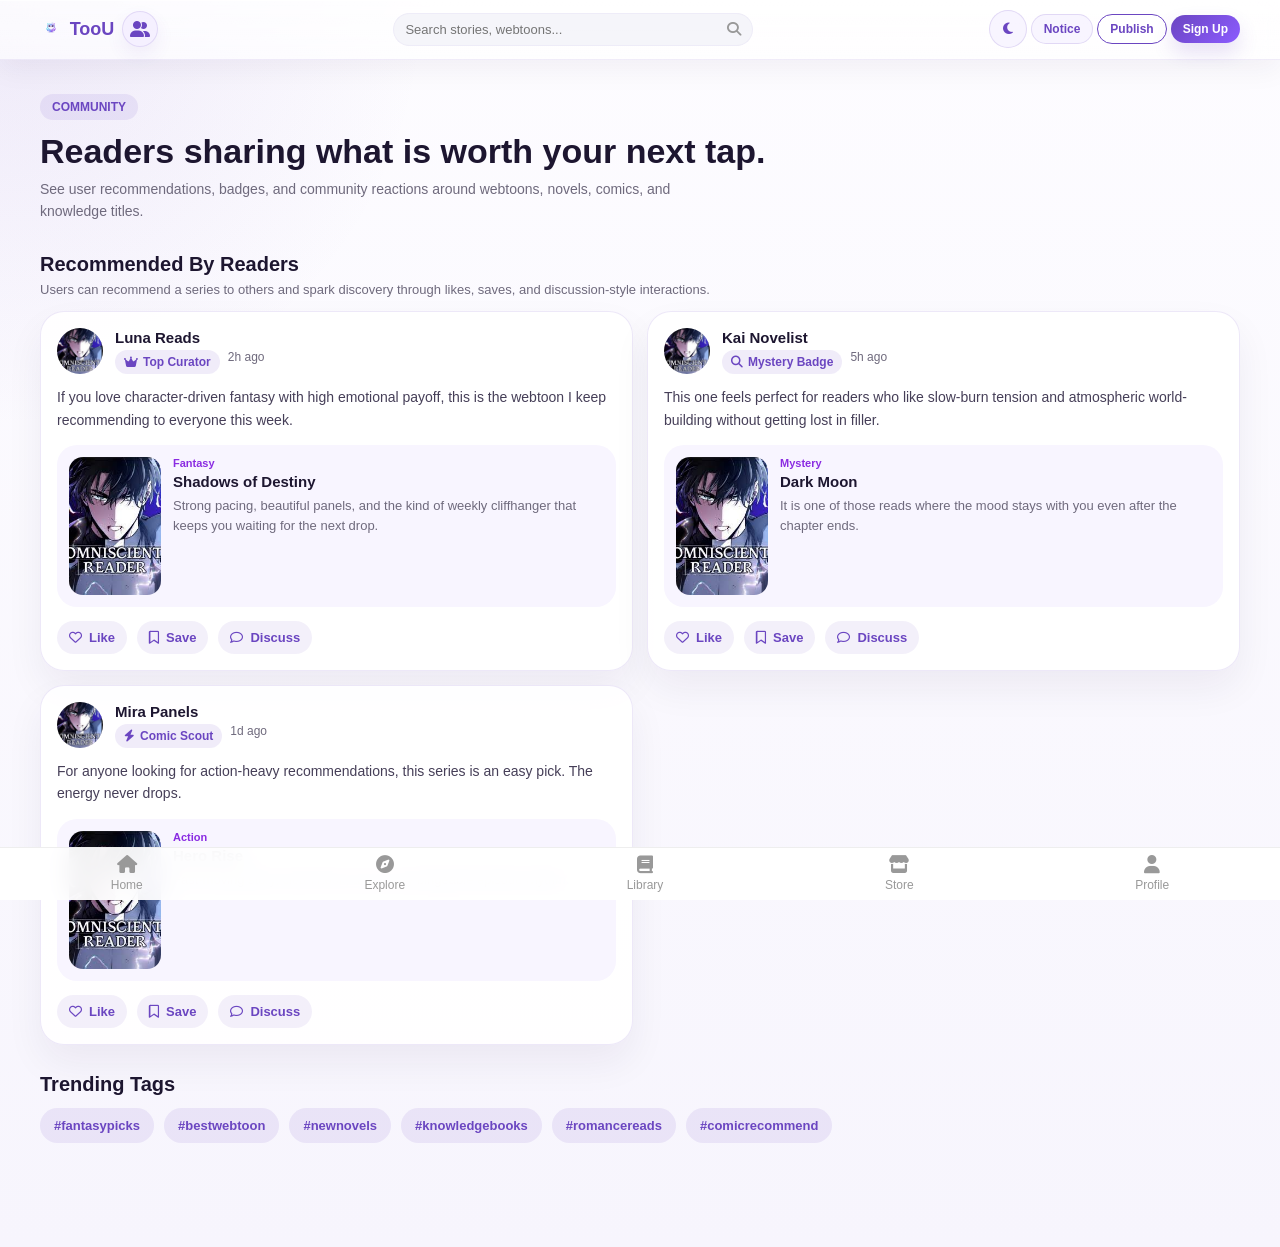
<file: community.html>
<!DOCTYPE html>
<html lang="en">
<head>
  <meta charset="UTF-8">
  <meta name="viewport" content="width=device-width, initial-scale=1.0">
  <link rel="stylesheet" href="https://cdnjs.cloudflare.com/ajax/libs/font-awesome/6.5.0/css/all.min.css">
  <title>Community - TooU</title>
  <link rel="stylesheet" href="assets/css/community.css">
  <link rel="stylesheet" href="assets/css/shared.css">
</head>
<body data-page="community">
  <div class="container">
    <div id="site-header"></div>

    <section class="community-hero">
      <div class="community-kicker">Community</div>
      <h1>Readers sharing what is worth your next tap.</h1>
      <p>See user recommendations, badges, and community reactions around webtoons, novels, comics, and knowledge titles.</p>
    </section>

    <section class="section">
      <div class="section-heading">
        <div>
          <div class="section-title">Recommended By Readers</div>
          <div class="section-copy">Users can recommend a series to others and spark discovery through likes, saves, and discussion-style interactions.</div>
        </div>
      </div>
      <div class="community-feed" id="communityFeed"></div>
    </section>

    <section class="section">
      <div class="section-heading">
        <div class="section-title">Trending Tags</div>
      </div>
      <div class="tag-row" id="tagRow"></div>
    </section>
  </div>

  <div id="site-nav"></div>
  <script src="assets/js/layout.js"></script>
  <script src="assets/js/community.js"></script>
</body>
</html>
</file>
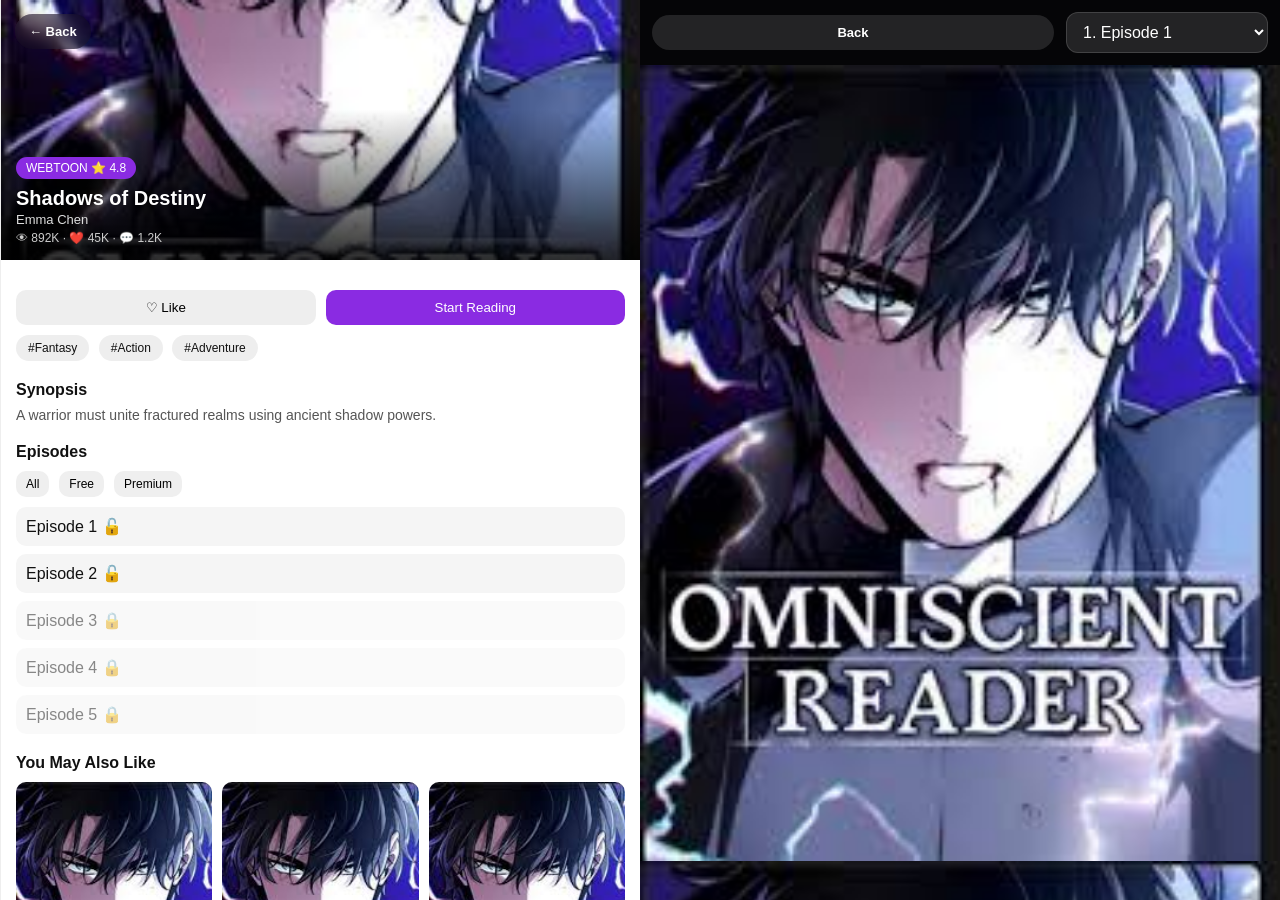
<file: detail.html>
<!DOCTYPE html>
<html lang="en">
<head>
<meta charset="UTF-8">
<meta name="viewport" content="width=device-width, initial-scale=1.0">
<title>TooU Detail</title>
<style>
* { margin: 0; padding: 0; box-sizing: border-box; }

body {
  font-family: Arial, sans-serif;
  background: #fff;
  color: #111;
}

.back-button {
  position: absolute;
  top: 14px;
  left: 14px;
  z-index: 3;
  border: none;
  border-radius: 999px;
  padding: 10px 14px;
  background: rgba(18, 12, 31, 0.55);
  color: #fff;
  backdrop-filter: blur(10px);
  font-size: 13px;
  font-weight: 700;
  cursor: pointer;
}

.app {
  display: flex;
  min-height: 100vh;
}

.left {
  width: 100%;
  max-width: 600px;
  margin: auto;
  background: #fff;
}

@media (min-width: 1024px) {
  .app {
    display: grid;
    grid-template-columns: 1fr 1fr;
  }

  .left {
    max-width: 100%;
    border-left: 1px solid #eee;
    height: 100vh;
    overflow-y: auto;
  }
}

.hero {
  position: relative;
  height: 260px;
}

.hero img {
  width: 100%;
  height: 100%;
  object-fit: cover;
}

.hero::after {
  content: "";
  position: absolute;
  inset: 0;
  background: linear-gradient(to top, rgba(0, 0, 0, 0.82), transparent 58%);
}

.hero-content {
  position: absolute;
  bottom: 15px;
  left: 15px;
  color: white;
  z-index: 2;
}

.tag {
  background: blueviolet;
  padding: 4px 10px;
  border-radius: 20px;
  font-size: 12px;
  display: inline-block;
  margin-bottom: 8px;
}

.title {
  font-size: 20px;
  font-weight: bold;
}

.author {
  font-size: 13px;
  color: #ddd;
  margin-top: 2px;
}

.stats {
  font-size: 12px;
  color: #ccc;
  margin-top: 4px;
}

.content {
  padding: 15px;
}

.buttons {
  display: flex;
  gap: 10px;
  margin-top: 15px;
}

button {
  flex: 1;
  padding: 10px;
  border: none;
  border-radius: 10px;
  cursor: pointer;
  font-family: inherit;
}

.like-btn {
  background: #eee;
}

.read-btn {
  background: blueviolet;
  color: white;
}

.tag-pill {
  background: #eee;
  padding: 6px 12px;
  border-radius: 20px;
  font-size: 12px;
  margin-right: 5px;
  display: inline-block;
  margin-top: 10px;
}

.section-title {
  margin-top: 20px;
  font-weight: bold;
}

.synopsis {
  color: #555;
  font-size: 14px;
  margin-top: 8px;
}

.filter {
  margin: 10px 0;
  display: flex;
  gap: 10px;
  flex-wrap: wrap;
}

.filter button {
  padding: 6px 10px;
  font-size: 12px;
  flex: 0 0 auto;
}

.episode {
  padding: 10px;
  border-radius: 10px;
  background: #f5f5f5;
  margin-bottom: 8px;
  cursor: pointer;
}

.locked {
  opacity: 0.5;
}

.reader {
  display: none;
  background: black;
  overflow-y: auto;
  position: relative;
}

.reader img {
  width: 100%;
  display: block;
}

.reader-topbar {
  position: sticky;
  top: 0;
  z-index: 10;
  display: flex;
  align-items: center;
  justify-content: space-between;
  gap: 12px;
  padding: 12px;
  background: rgba(7, 7, 11, 0.72);
  backdrop-filter: blur(12px);
}

.reader-back {
  border: none;
  border-radius: 999px;
  padding: 10px 14px;
  background: rgba(255, 255, 255, 0.12);
  color: #fff;
  font-size: 13px;
  font-weight: 700;
  cursor: pointer;
}

.episode-jump {
  min-width: 126px;
  border: 1px solid rgba(255, 255, 255, 0.14);
  border-radius: 12px;
  padding: 10px 12px;
  background: rgba(255, 255, 255, 0.12);
  color: #fff;
  font: inherit;
}

.reader-bottom {
  padding: 16px 14px 22px;
  background: #111;
  color: #fff;
}

.reader-actions {
  display: flex;
  gap: 10px;
  flex-wrap: wrap;
}

.reader-action-btn {
  border: none;
  border-radius: 999px;
  padding: 10px 14px;
  background: rgba(138, 98, 255, 0.2);
  color: #fff;
  font: inherit;
  font-size: 13px;
  font-weight: 700;
  cursor: pointer;
}

.reader-stats {
  margin-top: 12px;
  display: flex;
  gap: 14px;
  flex-wrap: wrap;
  color: rgba(255, 255, 255, 0.74);
  font-size: 13px;
}

.comment-panel {
  margin-top: 18px;
  border-radius: 18px;
  padding: 14px;
  background: rgba(255, 255, 255, 0.06);
}

.comment-panel h3 {
  font-size: 16px;
}

.comment-list {
  display: grid;
  gap: 10px;
  margin-top: 12px;
}

.comment-item {
  border-radius: 14px;
  padding: 12px;
  background: rgba(255, 255, 255, 0.06);
}

.comment-user {
  font-size: 13px;
  font-weight: 700;
}

.comment-body {
  margin-top: 5px;
  font-size: 13px;
  line-height: 1.55;
  color: rgba(255, 255, 255, 0.78);
}

@media (min-width: 1024px) {
  .reader {
    height: 100vh;
    display: block;
  }
}

.reader.mobile-active {
  position: fixed;
  inset: 0;
  display: block;
  z-index: 999;
}

.recommend {
  display: flex;
  gap: 10px;
  overflow-x: auto;
  margin-top: 10px;
  padding-bottom: 4px;
}

.card {
  min-width: 120px;
}

.card img {
  width: 100%;
  aspect-ratio: 2 / 3;
  object-fit: cover;
  border-radius: 10px;
}
</style>
</head>
<body>
<div class="app">
  <div class="left">
    <div class="hero">
      <button class="back-button" type="button" onclick="goBack()">← Back</button>
      <img src="images/image1.png" alt="Shadows of Destiny cover">
      <div class="hero-content">
        <div class="tag">WEBTOON ⭐ 4.8</div>
        <div class="title">Shadows of Destiny</div>
        <div class="author">Emma Chen</div>
        <div class="stats">👁 892K · ❤️ 45K · 💬 1.2K</div>
      </div>
    </div>

    <div class="content">
      <div class="buttons">
        <button class="like-btn">♡ Like</button>
        <button class="read-btn" onclick="openEpisode('ep1')">Start Reading</button>
      </div>

      <div>
        <span class="tag-pill">#Fantasy</span>
        <span class="tag-pill">#Action</span>
        <span class="tag-pill">#Adventure</span>
      </div>

      <div class="section-title">Synopsis</div>
      <div class="synopsis">
        A warrior must unite fractured realms using ancient shadow powers.
      </div>

      <div class="section-title">Episodes</div>
      <div class="filter">
        <button onclick="filterEpisodes('all')">All</button>
        <button onclick="filterEpisodes('free')">Free</button>
        <button onclick="filterEpisodes('premium')">Premium</button>
      </div>

      <div id="episodeList"></div>

      <div class="section-title">You May Also Like</div>
      <div class="recommend">
        <div class="card"><img src="images/image1.png" alt="Recommended title 1"></div>
        <div class="card"><img src="images/image1.png" alt="Recommended title 2"></div>
        <div class="card"><img src="images/image1.png" alt="Recommended title 3"></div>
      </div>
    </div>
  </div>

  <div class="reader" id="reader"></div>
</div>

<script>
const episodes = [
  { id: "ep1", title: "Episode 1", free: true, likes: "5.1K", views: "18.3K", comments: [{ user: "Luna", body: "The opening hook is really strong." }, { user: "Kai", body: "I like how the visual mood is introduced." }], images: ["images/image1.png", "images/image1.png"] },
  { id: "ep2", title: "Episode 2", free: true, likes: "4.8K", views: "16.9K", comments: [{ user: "Mira", body: "That cliffhanger was worth the build-up." }], images: ["images/image1.png"] },
  { id: "ep3", title: "Episode 3", free: false },
  { id: "ep4", title: "Episode 4", free: false },
  { id: "ep5", title: "Episode 5", free: false }
];

function renderEpisodes(list) {
  const container = document.getElementById("episodeList");
  container.innerHTML = "";

  list.forEach((ep) => {
    const div = document.createElement("div");
    div.className = "episode " + (ep.free ? "" : "locked");
    div.innerText = ep.title + (ep.free ? " 🔓" : " 🔒");

    if (ep.free) {
      div.onclick = () => openEpisode(ep.id);
    }

    container.appendChild(div);
  });
}

function filterEpisodes(type) {
  if (type === "all") renderEpisodes(episodes);
  if (type === "free") renderEpisodes(episodes.filter((e) => e.free));
  if (type === "premium") renderEpisodes(episodes.filter((e) => !e.free));
}

function openEpisode(id) {
  const reader = document.getElementById("reader");
  const ep = episodes.find((e) => e.id === id);

  if (!ep || !ep.free) return;

  const selectorOptions = episodes.map((item, index) => `
    <option value="${item.id}" ${item.id === ep.id ? "selected" : ""}>
      ${index + 1}. ${item.title}${item.free ? "" : " (Locked)"}
    </option>
  `).join("");

  const commentsMarkup = (ep.comments || []).map((comment) => `
    <div class="comment-item">
      <div class="comment-user">${comment.user}</div>
      <div class="comment-body">${comment.body}</div>
    </div>
  `).join("");

  reader.innerHTML = `
    <div class="reader-topbar">
      <button class="reader-back" type="button" onclick="closeReader()">Back</button>
      <select class="episode-jump" id="episodeJump" onchange="handleEpisodeJump(this.value)">
        ${selectorOptions}
      </select>
    </div>
  `;

  ep.images.forEach((src) => {
    const img = document.createElement("img");
    img.src = src;
    reader.appendChild(img);
  });

  const bottom = document.createElement("div");
  bottom.className = "reader-bottom";
  bottom.innerHTML = `
    <div class="reader-actions">
      <button class="reader-action-btn" type="button">♡ Like Episode</button>
      <button class="reader-action-btn" type="button">💬 Add Comment</button>
    </div>
    <div class="reader-stats">
      <span>👁 ${ep.views || "--"}</span>
      <span>❤️ ${ep.likes || "--"}</span>
      <span>💬 ${(ep.comments || []).length}</span>
    </div>
    <div class="comment-panel">
      <h3>Comments</h3>
      <div class="comment-list">
        ${commentsMarkup || '<div class="comment-body">No comments yet.</div>'}
      </div>
    </div>
  `;
  reader.appendChild(bottom);

  if (window.innerWidth < 1024) {
    reader.classList.add("mobile-active");
  }
}

function goBack() {
  if (window.history.length > 1) {
    window.history.back();
    return;
  }
  window.location.href = "index.html";
}

function handleEpisodeJump(id) {
  const target = episodes.find((episode) => episode.id === id);
  if (!target || !target.free) return;
  openEpisode(id);
}

function closeReader() {
  if (window.innerWidth < 1024) {
    document.getElementById("reader").classList.remove("mobile-active");
  }
}

renderEpisodes(episodes);

if (window.innerWidth >= 1024) {
  openEpisode("ep1");
}
</script>
</body>
</html>
</file>
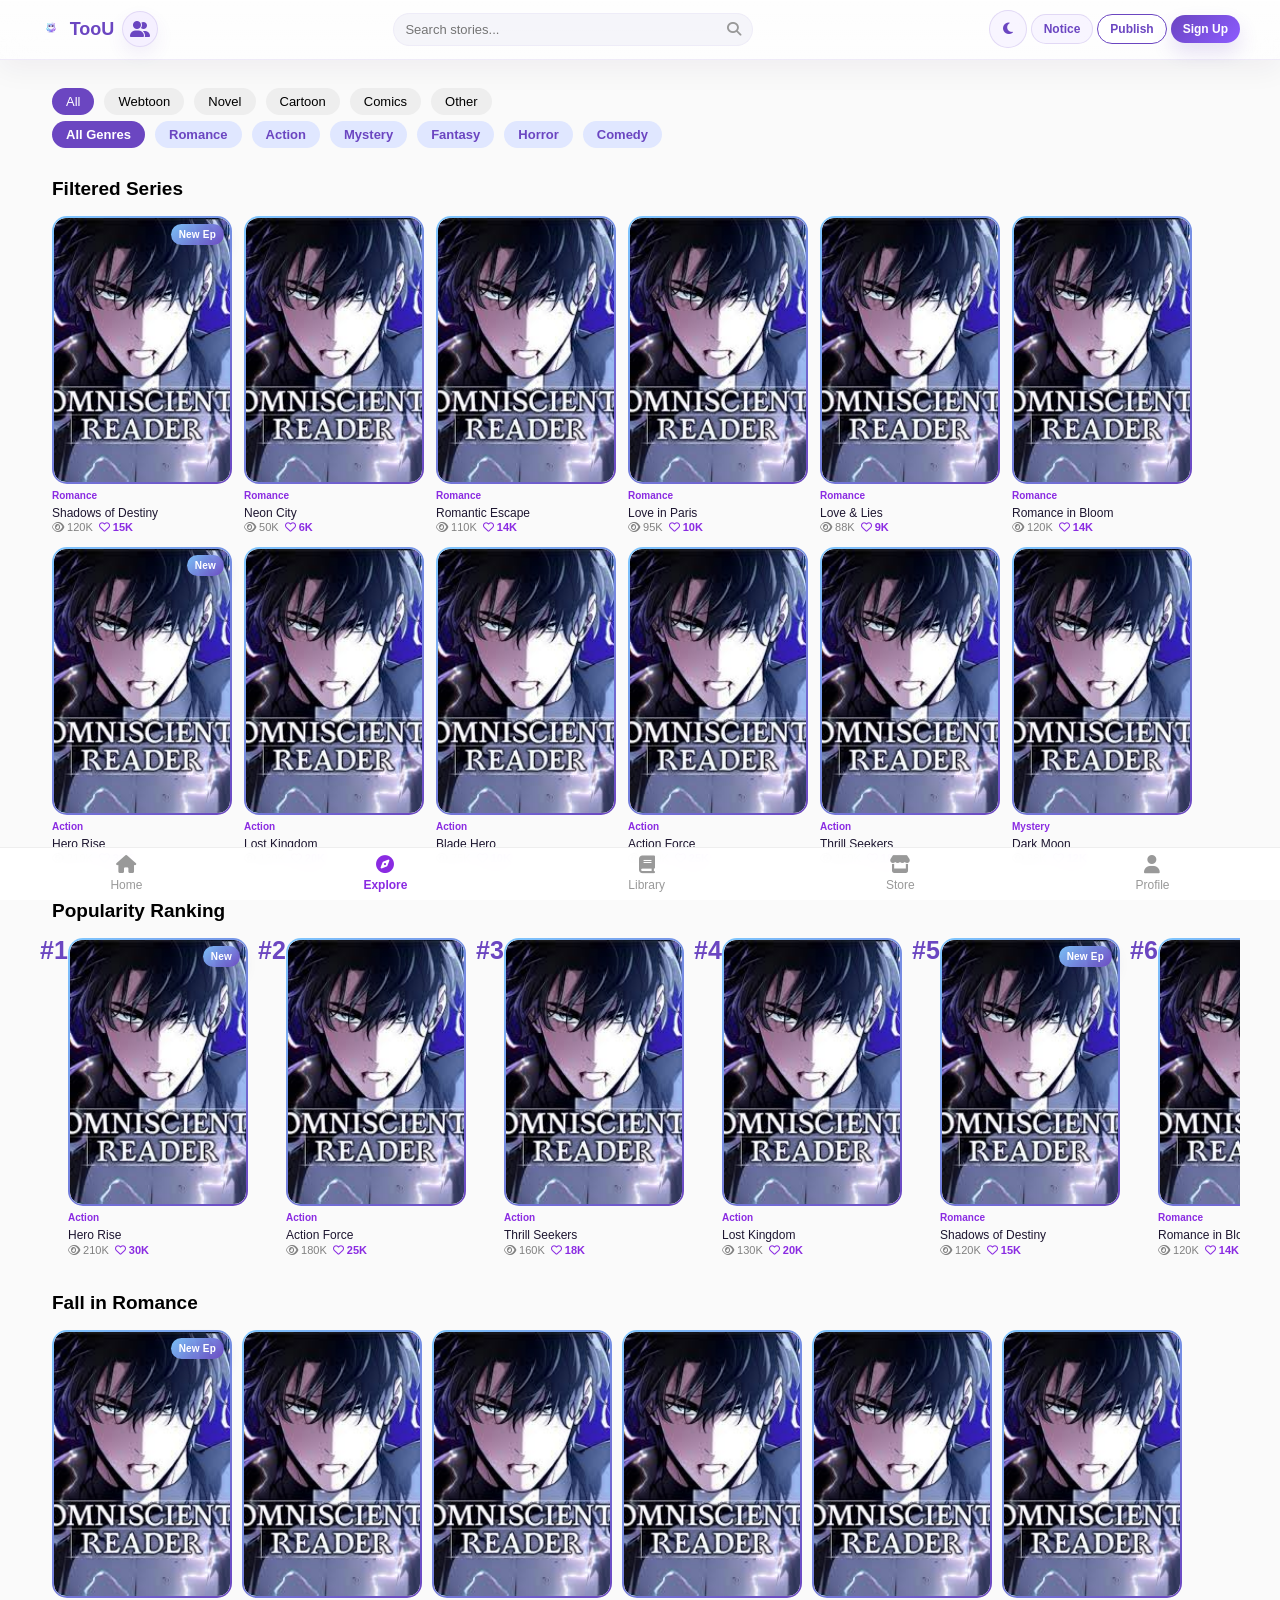
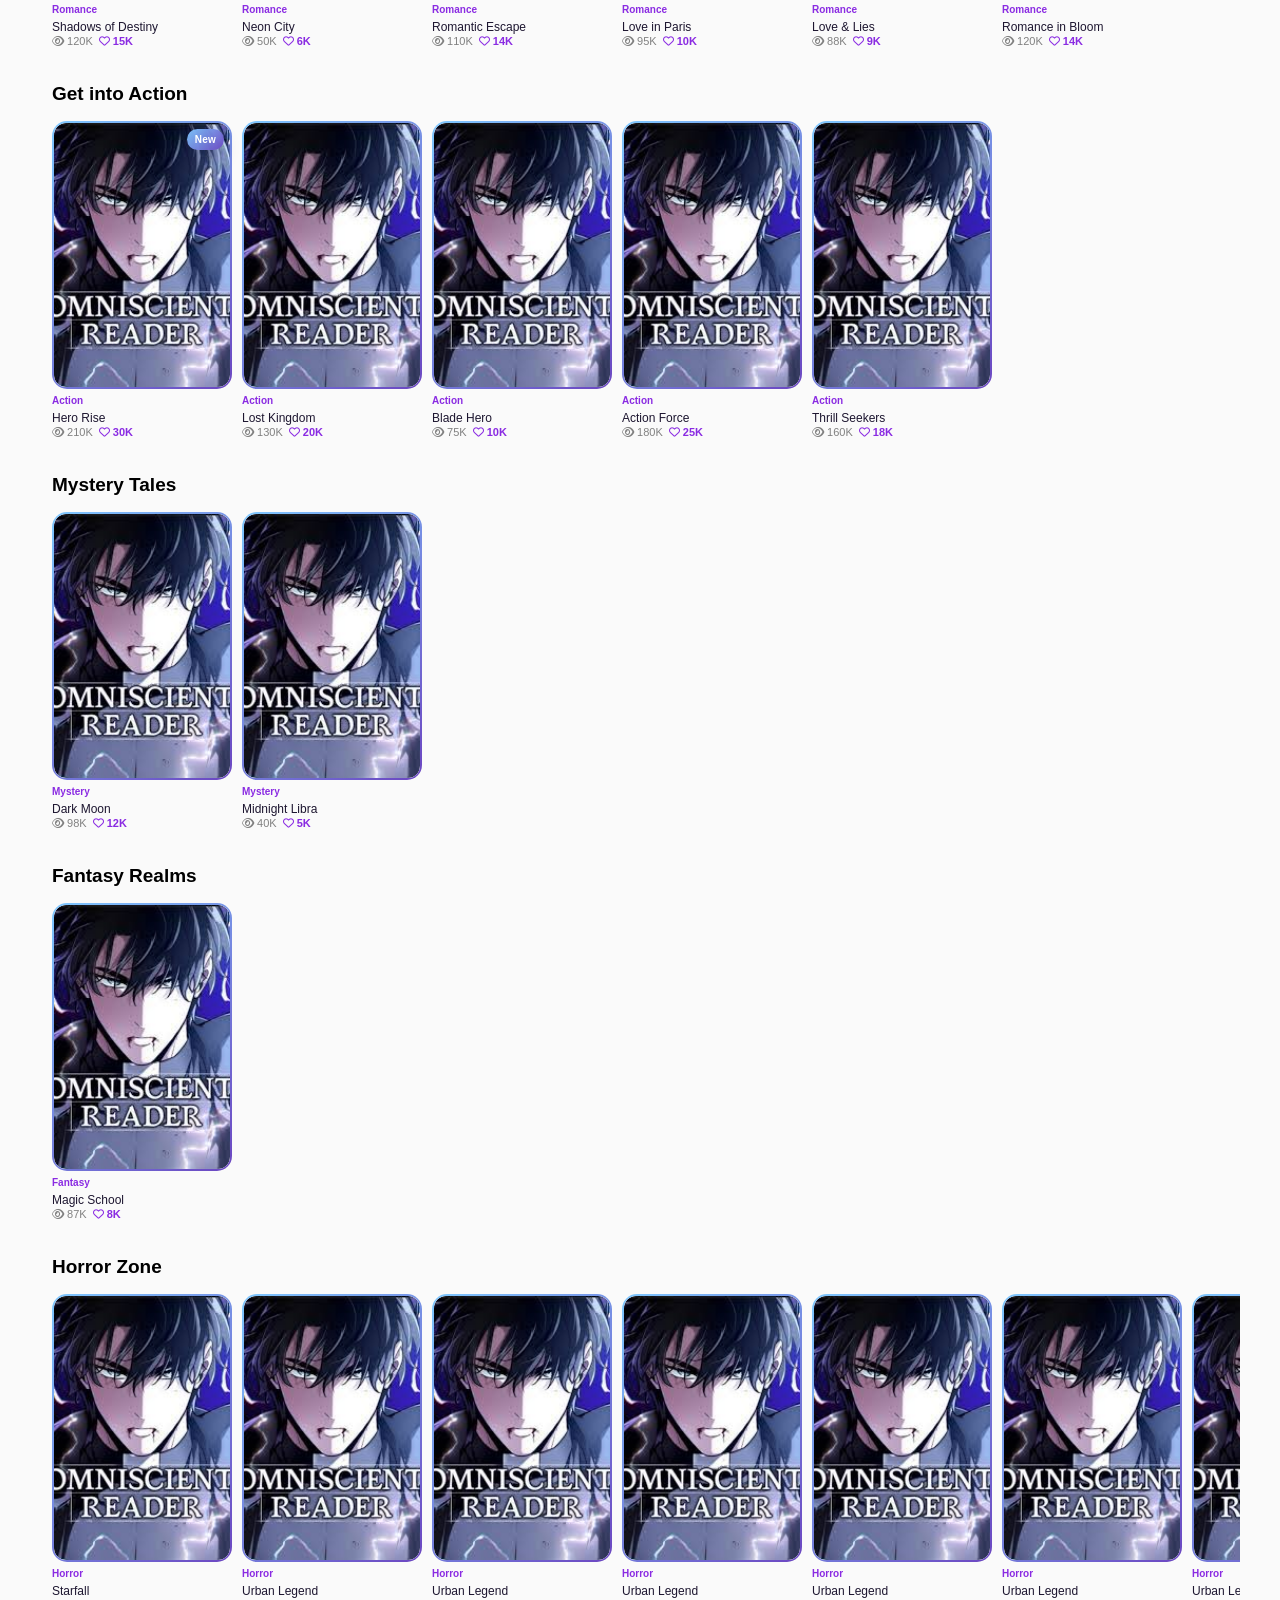
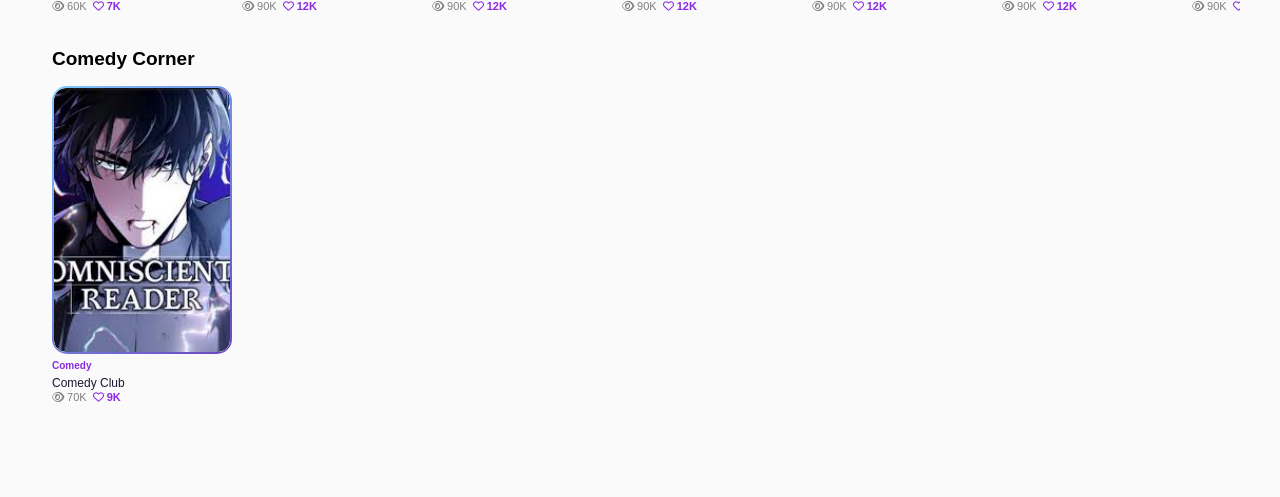
<file: explore.html>
<!DOCTYPE html>
<html lang="en">
<head>
  <meta charset="UTF-8">
  <meta name="viewport" content="width=device-width, initial-scale=1.0">
  <link rel="stylesheet" href="https://cdnjs.cloudflare.com/ajax/libs/font-awesome/6.5.0/css/all.min.css">
  <title>Explore - TooU</title>
  <link rel="stylesheet" href="assets/css/explore.css">
  <link rel="stylesheet" href="assets/css/shared.css">
</head>
<body data-page="explore">
<div class="container">
  <div id="site-header"></div>

  <div id="type-tabs">
    <button class="type-btn active" data-type="all">All</button>
    <button class="type-btn" data-type="webtoon">Webtoon</button>
    <button class="type-btn" data-type="novel">Novel</button>
    <button class="type-btn" data-type="cartoon">Cartoon</button>
    <button class="type-btn" data-type="comics">Comics</button>
    <button class="type-btn" data-type="other">Other</button>
  </div>

  <div id="filter-tabs">
    <button class="filter-btn active" data-filter="all">All Genres</button>
    <button class="filter-btn" data-filter="Romance">Romance</button>
    <button class="filter-btn" data-filter="Action">Action</button>
    <button class="filter-btn" data-filter="Mystery">Mystery</button>
    <button class="filter-btn" data-filter="Fantasy">Fantasy</button>
    <button class="filter-btn" data-filter="Horror">Horror</button>
    <button class="filter-btn" data-filter="Comedy">Comedy</button>
  </div>

  <div class="section">
    <div class="section-title">Filtered Series</div>
    <div class="two-row-grid" id="filteredSeries"></div>
  </div>

  <div class="section">
    <div class="section-title">Popularity Ranking</div>
    <div class="horizontal-scroll" id="popularityRanking"></div>
  </div>

  <div class="section">
    <div class="section-title">Fall in Romance</div>
    <div class="horizontal-scroll" id="romanceSection"></div>
  </div>
  <div class="section">
    <div class="section-title">Get into Action</div>
    <div class="horizontal-scroll" id="actionSection"></div>
  </div>
  <div class="section">
    <div class="section-title">Mystery Tales</div>
    <div class="horizontal-scroll" id="mysterySection"></div>
  </div>
  <div class="section">
    <div class="section-title">Fantasy Realms</div>
    <div class="horizontal-scroll" id="fantasySection"></div>
  </div>
  <div class="section">
    <div class="section-title">Horror Zone</div>
    <div class="horizontal-scroll" id="horrorSection"></div>
  </div>
  <div class="section">
    <div class="section-title">Comedy Corner</div>
    <div class="horizontal-scroll" id="comedySection"></div>
  </div>

</div>

<div id="site-nav"></div>
<script src="assets/js/layout.js"></script>
<script src="assets/js/explore.js"></script>
</body>
</html>
</file>
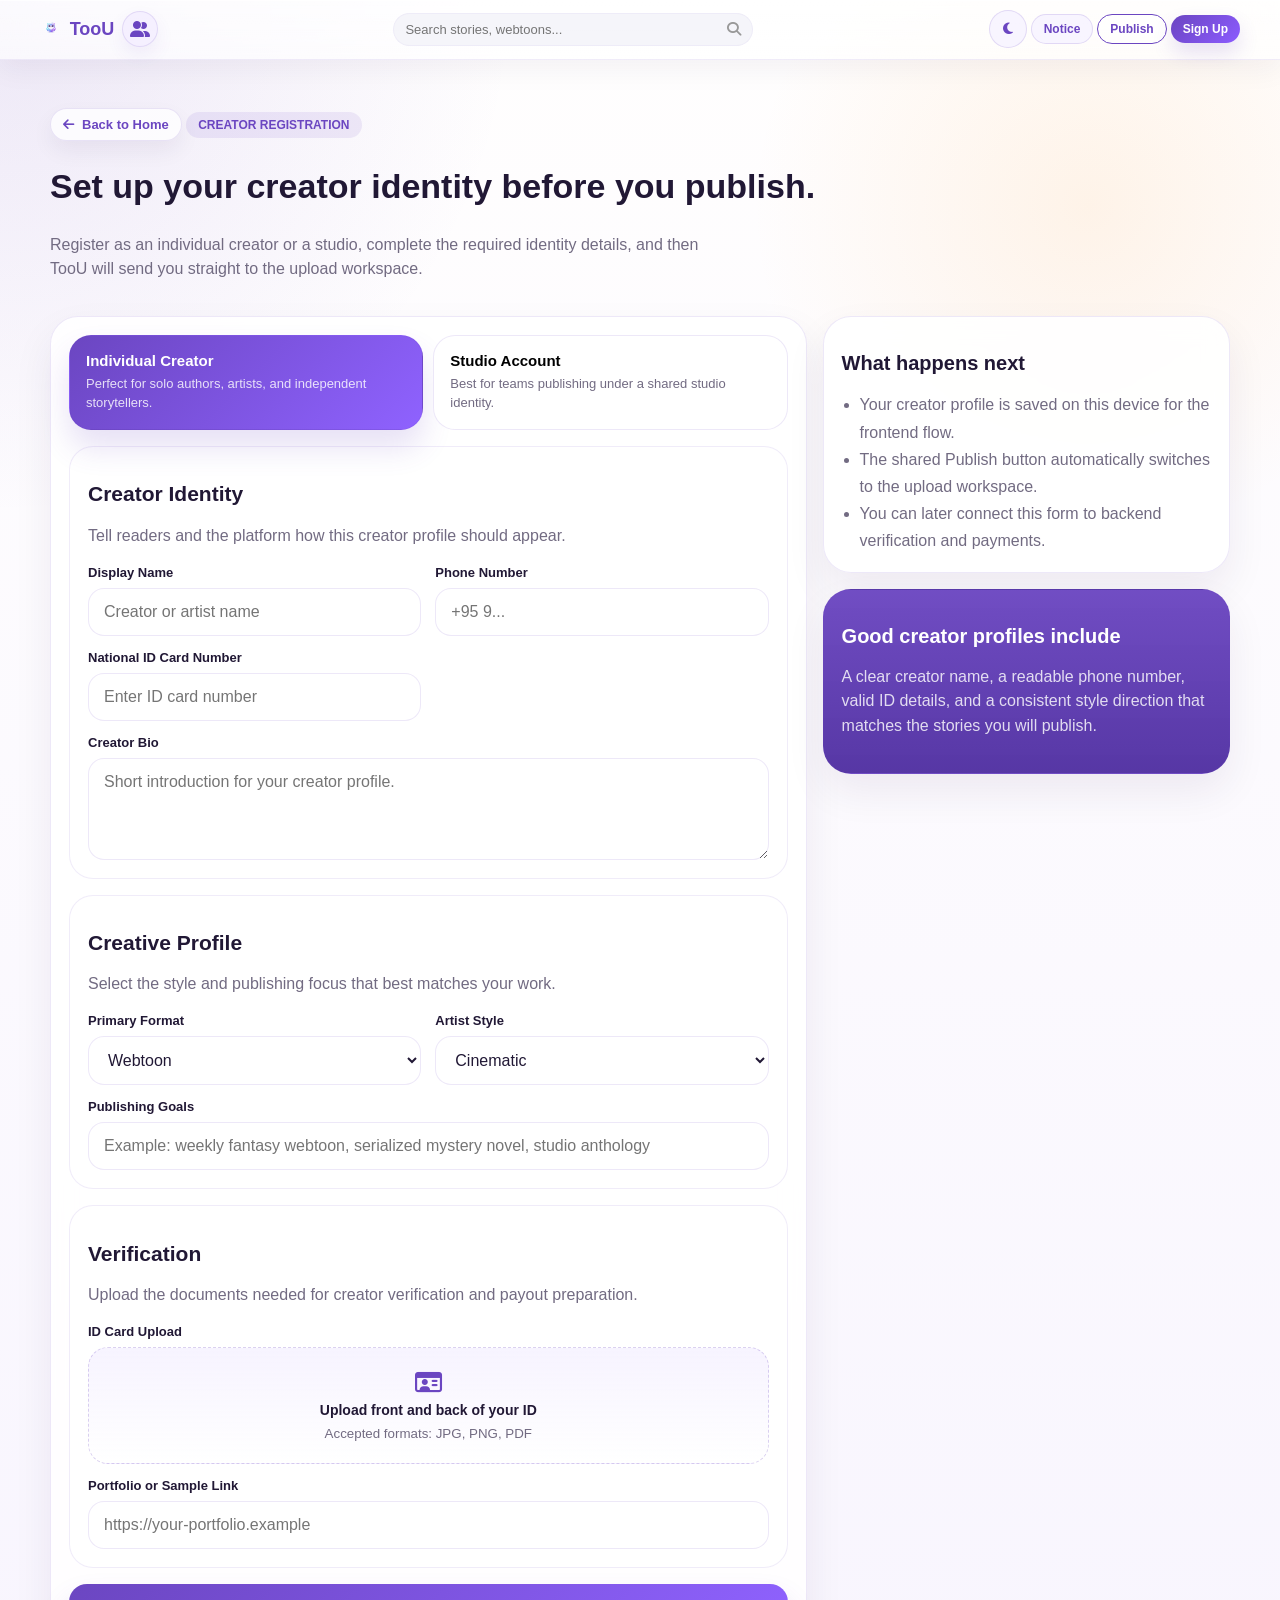
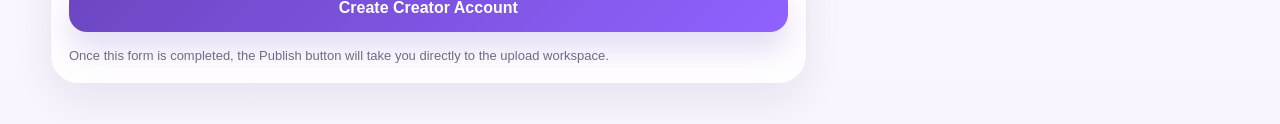
<file: publish.html>
<!DOCTYPE html>
<html lang="en">
<head>
  <meta charset="UTF-8">
  <meta name="viewport" content="width=device-width, initial-scale=1.0">
  <link rel="stylesheet" href="https://cdnjs.cloudflare.com/ajax/libs/font-awesome/6.5.0/css/all.min.css">
  <title>Creator Registration - TooU</title>
  <link rel="stylesheet" href="assets/css/shared.css">
  <link rel="stylesheet" href="assets/css/publish.css">
</head>
<body data-page="publish">
  <div id="site-header"></div>

  <main class="publish-shell">
    <section class="publish-hero">
      <a href="index.html" class="page-back-link">
        <i class="fa-solid fa-arrow-left"></i>
        <span>Back to Home</span>
      </a>
      <div class="publish-chip">Creator Registration</div>
      <h1>Set up your creator identity before you publish.</h1>
      <p>Register as an individual creator or a studio, complete the required identity details, and then TooU will send you straight to the upload workspace.</p>
    </section>

    <section class="publish-layout">
      <form class="publish-form" id="creatorForm">
        <div class="account-type">
          <button type="button" class="account-card active" data-role="individual">
            <strong>Individual Creator</strong>
            <span>Perfect for solo authors, artists, and independent storytellers.</span>
          </button>
          <button type="button" class="account-card" data-role="studio">
            <strong>Studio Account</strong>
            <span>Best for teams publishing under a shared studio identity.</span>
          </button>
        </div>

        <section class="panel">
          <div class="panel-head">
            <h2>Creator Identity</h2>
            <p>Tell readers and the platform how this creator profile should appear.</p>
          </div>

          <div class="field-grid">
            <label class="field">
              <span>Display Name</span>
              <input type="text" name="displayName" placeholder="Creator or artist name" required>
            </label>
            <label class="field studio-only hidden">
              <span>Studio Name</span>
              <input type="text" name="studioName" placeholder="Studio or collective name">
            </label>
            <label class="field">
              <span>Phone Number</span>
              <input type="tel" name="phoneNumber" placeholder="+95 9..." required>
            </label>
            <label class="field">
              <span>National ID Card Number</span>
              <input type="text" name="nationalId" placeholder="Enter ID card number" required>
            </label>
            <label class="field field-full">
              <span>Creator Bio</span>
              <textarea name="bio" rows="4" placeholder="Short introduction for your creator profile."></textarea>
            </label>
          </div>
        </section>

        <section class="panel">
          <div class="panel-head">
            <h2>Creative Profile</h2>
            <p>Select the style and publishing focus that best matches your work.</p>
          </div>

          <div class="field-grid">
            <label class="field">
              <span>Primary Format</span>
              <select name="primaryFormat" required>
                <option value="webtoon">Webtoon</option>
                <option value="comics">Comics</option>
                <option value="knowledge">Knowledge</option>
                <option value="novel">Novel</option>
              </select>
            </label>
            <label class="field">
              <span>Artist Style</span>
              <select name="artistStyle" required>
                <option value="cinematic">Cinematic</option>
                <option value="clean-line">Clean Line</option>
                <option value="painterly">Painterly</option>
                <option value="minimal">Minimal</option>
                <option value="educational">Educational</option>
                <option value="prose-first">Prose First</option>
              </select>
            </label>
            <label class="field field-full">
              <span>Publishing Goals</span>
              <input type="text" name="goals" placeholder="Example: weekly fantasy webtoon, serialized mystery novel, studio anthology">
            </label>
          </div>
        </section>

        <section class="panel">
          <div class="panel-head">
            <h2>Verification</h2>
            <p>Upload the documents needed for creator verification and payout preparation.</p>
          </div>

          <div class="field-grid">
            <label class="field field-full">
              <span>ID Card Upload</span>
              <div class="upload-drop">
                <i class="fa-regular fa-id-card"></i>
                <strong>Upload front and back of your ID</strong>
                <small>Accepted formats: JPG, PNG, PDF</small>
                <input type="file" accept=".jpg,.jpeg,.png,.pdf">
              </div>
            </label>
            <label class="field field-full">
              <span>Portfolio or Sample Link</span>
              <input type="url" name="portfolio" placeholder="https://your-portfolio.example">
            </label>
          </div>
        </section>

        <button type="submit" class="submit-creator">Create Creator Account</button>
        <div class="submit-note" id="creatorMessage">Once this form is completed, the Publish button will take you directly to the upload workspace.</div>
      </form>

      <aside class="publish-sidebar">
        <section class="side-panel">
          <h2>What happens next</h2>
          <ul>
            <li>Your creator profile is saved on this device for the frontend flow.</li>
            <li>The shared Publish button automatically switches to the upload workspace.</li>
            <li>You can later connect this form to backend verification and payments.</li>
          </ul>
        </section>

        <section class="side-panel accent">
          <h2>Good creator profiles include</h2>
          <p>A clear creator name, a readable phone number, valid ID details, and a consistent style direction that matches the stories you will publish.</p>
        </section>
      </aside>
    </section>
  </main>

  <script src="assets/js/layout.js"></script>
  <script src="assets/js/publish.js"></script>
</body>
</html>
</file>
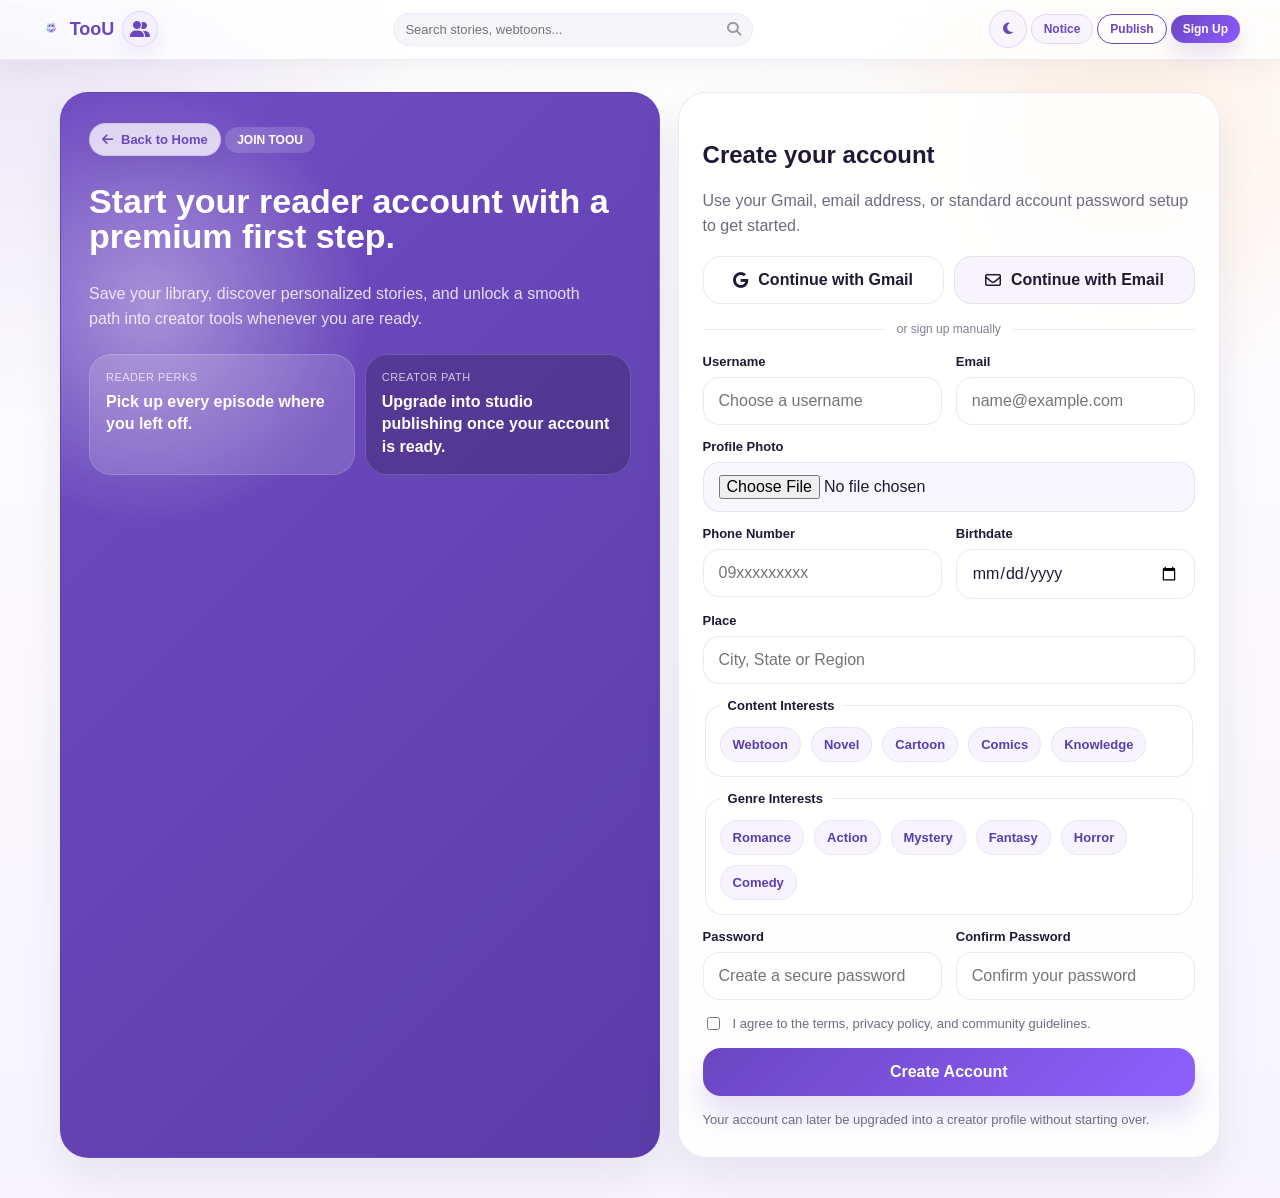
<file: signup.html>
<!DOCTYPE html>
<html lang="en">
<head>
  <meta charset="UTF-8">
  <meta name="viewport" content="width=device-width, initial-scale=1.0">
  <link rel="stylesheet" href="https://cdnjs.cloudflare.com/ajax/libs/font-awesome/6.5.0/css/all.min.css">
  <title>Sign Up - TooU</title>
  <link rel="stylesheet" href="assets/css/shared.css">
  <link rel="stylesheet" href="assets/css/signup.css">
</head>
<body data-page="signup">
  <div id="site-header"></div>

  <main class="signup-shell">
    <section class="signup-showcase">
      <a href="index.html" class="page-back-link">
        <i class="fa-solid fa-arrow-left"></i>
        <span>Back to Home</span>
      </a>
      <div class="showcase-chip">Join TooU</div>
      <h1>Start your reader account with a premium first step.</h1>
      <p>Save your library, discover personalized stories, and unlock a smooth path into creator tools whenever you are ready.</p>

      <div class="showcase-stack">
        <article class="showcase-card primary">
          <span class="card-label">Reader Perks</span>
          <strong>Pick up every episode where you left off.</strong>
        </article>
        <article class="showcase-card secondary">
          <span class="card-label">Creator Path</span>
          <strong>Upgrade into studio publishing once your account is ready.</strong>
        </article>
      </div>
    </section>

    <section class="signup-panel">
      <div class="panel-head">
        <h2>Create your account</h2>
        <p>Use your Gmail, email address, or standard account password setup to get started.</p>
      </div>

      <div class="social-actions">
        <button type="button" class="social-btn">
          <i class="fa-brands fa-google"></i>
          Continue with Gmail
        </button>
        <button type="button" class="social-btn muted">
          <i class="fa-regular fa-envelope"></i>
          Continue with Email
        </button>
      </div>

      <div class="divider"><span>or sign up manually</span></div>

      <form class="signup-form" id="signupForm">
        <label class="field">
          <span>Username</span>
          <input type="text" name="username" placeholder="Choose a username" required>
        </label>
        <label class="field">
          <span>Email</span>
          <input type="email" name="email" placeholder="name@example.com" required>
        </label>
        <label class="field field-wide">
          <span>Profile Photo</span>
          <input type="file" name="avatar" accept="image/*">
        </label>
        <label class="field">
          <span>Phone Number</span>
          <input type="tel" name="phoneNumber" placeholder="09xxxxxxxxx">
        </label>
        <label class="field">
          <span>Birthdate</span>
          <input type="date" name="birthdate">
        </label>
        <label class="field field-wide">
          <span>Place</span>
          <input type="text" name="place" placeholder="City, State or Region">
        </label>
        <fieldset class="field field-wide interest-group">
          <legend>Content Interests</legend>
          <div class="interest-options">
            <label class="interest-chip"><input type="checkbox" name="contentInterests" value="Webtoon"><span>Webtoon</span></label>
            <label class="interest-chip"><input type="checkbox" name="contentInterests" value="Novel"><span>Novel</span></label>
            <label class="interest-chip"><input type="checkbox" name="contentInterests" value="Cartoon"><span>Cartoon</span></label>
            <label class="interest-chip"><input type="checkbox" name="contentInterests" value="Comics"><span>Comics</span></label>
            <label class="interest-chip"><input type="checkbox" name="contentInterests" value="Knowledge"><span>Knowledge</span></label>
          </div>
        </fieldset>
        <fieldset class="field field-wide interest-group">
          <legend>Genre Interests</legend>
          <div class="interest-options">
            <label class="interest-chip"><input type="checkbox" name="genreInterests" value="Romance"><span>Romance</span></label>
            <label class="interest-chip"><input type="checkbox" name="genreInterests" value="Action"><span>Action</span></label>
            <label class="interest-chip"><input type="checkbox" name="genreInterests" value="Mystery"><span>Mystery</span></label>
            <label class="interest-chip"><input type="checkbox" name="genreInterests" value="Fantasy"><span>Fantasy</span></label>
            <label class="interest-chip"><input type="checkbox" name="genreInterests" value="Horror"><span>Horror</span></label>
            <label class="interest-chip"><input type="checkbox" name="genreInterests" value="Comedy"><span>Comedy</span></label>
          </div>
        </fieldset>
        <label class="field">
          <span>Password</span>
          <input type="password" name="password" placeholder="Create a secure password" required>
        </label>
        <label class="field">
          <span>Confirm Password</span>
          <input type="password" name="confirmPassword" placeholder="Confirm your password" required>
        </label>

        <label class="checkline">
          <input type="checkbox" required>
          <span>I agree to the terms, privacy policy, and community guidelines.</span>
        </label>

        <button type="submit" class="primary-submit">Create Account</button>
      </form>

      <div class="form-note" id="signupMessage">Your account can later be upgraded into a creator profile without starting over.</div>
    </section>
  </main>

  <script src="assets/js/layout.js"></script>
  <script src="assets/js/signup.js"></script>
</body>
</html>
</file>
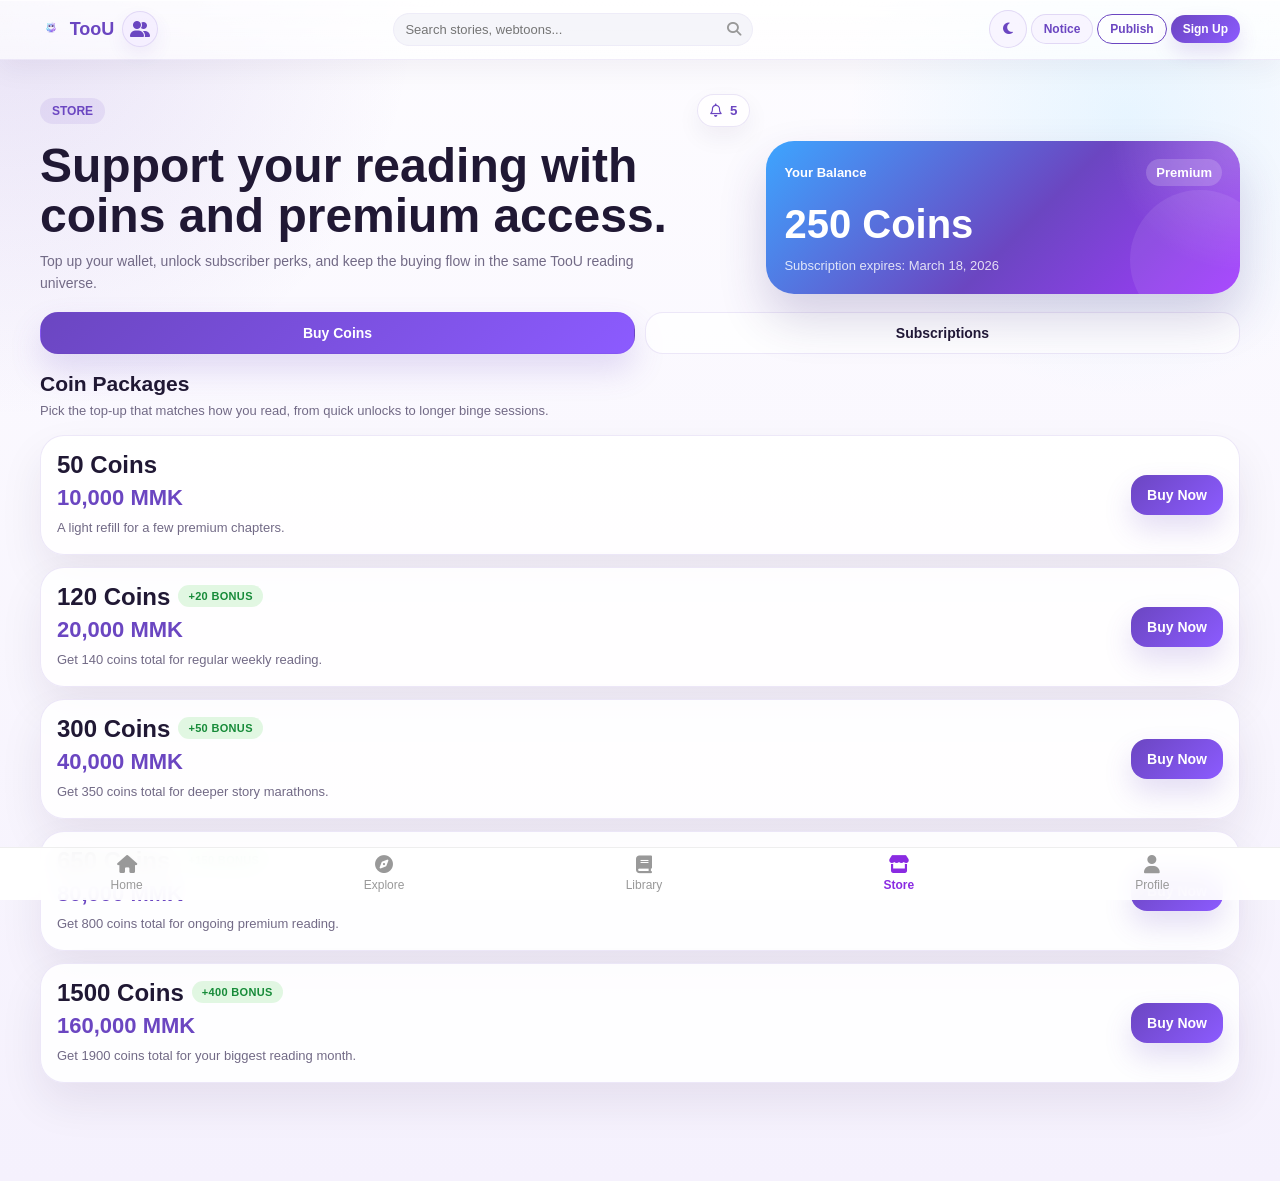
<file: store.html>
<!DOCTYPE html>
<html lang="en">
<head>
  <meta charset="UTF-8">
  <meta name="viewport" content="width=device-width, initial-scale=1.0">
  <link rel="stylesheet" href="https://cdnjs.cloudflare.com/ajax/libs/font-awesome/6.5.0/css/all.min.css">
  <title>Store - TooU</title>
  <link rel="stylesheet" href="assets/css/store.css">
  <link rel="stylesheet" href="assets/css/shared.css">
</head>
<body data-page="store">
  <div class="container">
    <div id="site-header"></div>

    <section class="store-hero">
      <div class="store-hero-copy">
        <div class="store-kicker-row">
          <span class="store-kicker">Store</span>
          <button type="button" class="store-alert" aria-label="Notifications">
            <i class="fa-regular fa-bell"></i>
            <span>5</span>
          </button>
        </div>
        <h1>Support your reading with coins and premium access.</h1>
        <p>Top up your wallet, unlock subscriber perks, and keep the buying flow in the same TooU reading universe.</p>
      </div>

      <div class="balance-card">
        <div class="balance-header">
          <span>Your Balance</span>
          <span class="premium-badge">Premium</span>
        </div>
        <strong class="balance-total">250 Coins</strong>
        <p>Subscription expires: March 18, 2026</p>
      </div>
    </section>

    <section class="store-shell">
      <div class="store-tabs" role="tablist" aria-label="Store tabs">
        <button type="button" class="store-tab active" data-tab="coins" aria-selected="true">Buy Coins</button>
        <button type="button" class="store-tab" data-tab="sub" aria-selected="false">Subscriptions</button>
      </div>

      <div class="store-panel active" id="coins" role="tabpanel">
        <div class="section-heading">
          <div class="section-title">Coin Packages</div>
          <div class="section-copy">Pick the top-up that matches how you read, from quick unlocks to longer binge sessions.</div>
        </div>

        <div class="coin-list">
          <article class="coin-card">
            <div class="coin-copy">
              <div class="coin-title-row">
                <h2>50 Coins</h2>
              </div>
              <p class="coin-price">10,000 MMK</p>
              <p class="coin-note">A light refill for a few premium chapters.</p>
            </div>
            <button type="button" class="store-btn" data-buy="50">Buy Now</button>
          </article>

          <article class="coin-card">
            <div class="coin-copy">
              <div class="coin-title-row">
                <h2>120 Coins</h2>
                <span class="coin-bonus">+20 Bonus</span>
              </div>
              <p class="coin-price">20,000 MMK</p>
              <p class="coin-note">Get 140 coins total for regular weekly reading.</p>
            </div>
            <button type="button" class="store-btn" data-buy="140">Buy Now</button>
          </article>

          <article class="coin-card">
            <div class="coin-copy">
              <div class="coin-title-row">
                <h2>300 Coins</h2>
                <span class="coin-bonus">+50 Bonus</span>
              </div>
              <p class="coin-price">40,000 MMK</p>
              <p class="coin-note">Get 350 coins total for deeper story marathons.</p>
            </div>
            <button type="button" class="store-btn" data-buy="350">Buy Now</button>
          </article>

          <article class="coin-card">
            <div class="coin-copy">
              <div class="coin-title-row">
                <h2>650 Coins</h2>
                <span class="coin-bonus">+150 Bonus</span>
              </div>
              <p class="coin-price">80,000 MMK</p>
              <p class="coin-note">Get 800 coins total for ongoing premium reading.</p>
            </div>
            <button type="button" class="store-btn" data-buy="800">Buy Now</button>
          </article>

          <article class="coin-card">
            <div class="coin-copy">
              <div class="coin-title-row">
                <h2>1500 Coins</h2>
                <span class="coin-bonus">+400 Bonus</span>
              </div>
              <p class="coin-price">160,000 MMK</p>
              <p class="coin-note">Get 1900 coins total for your biggest reading month.</p>
            </div>
            <button type="button" class="store-btn" data-buy="1900">Buy Now</button>
          </article>
        </div>
      </div>

      <div class="store-panel" id="sub" role="tabpanel" hidden>
        <div class="section-heading">
          <div class="section-title">Subscription Plans</div>
          <div class="section-copy">Choose the tier that fits your reading rhythm while keeping the same structure from your original page.</div>
        </div>

        <div class="plan-list">
          <article class="plan-card basic-plan">
            <div class="plan-tag">Basic</div>
            <h2>Basic</h2>
            <p class="plan-price">16,000 MMK <span>/ month</span></p>
            <ul class="plan-features">
              <li>Access to select premium content</li>
              <li>Ad-free reading</li>
              <li>50 bonus coins monthly</li>
            </ul>
            <button type="button" class="plan-btn">Subscribe</button>
          </article>

          <article class="plan-card premium-plan">
            <div class="plan-tag">Current</div>
            <h2>Premium</h2>
            <p class="plan-price">30,000 MMK <span>/ month</span></p>
            <ul class="plan-features">
              <li>Unlimited access to all content</li>
              <li>Ad-free reading</li>
              <li>150 bonus coins monthly</li>
              <li>Early access to new releases</li>
              <li>Exclusive subscriber badges</li>
            </ul>
            <button type="button" class="plan-btn current">Current Plan</button>
          </article>

          <article class="plan-card pro-plan">
            <div class="plan-tag">Pro</div>
            <h2>Pro</h2>
            <p class="plan-price">50,000 MMK <span>/ month</span></p>
            <ul class="plan-features">
              <li>Everything in Premium</li>
              <li>300 bonus coins monthly</li>
              <li>Direct messaging with authors</li>
              <li>Vote on upcoming content</li>
              <li>Custom profile themes</li>
            </ul>
            <button type="button" class="plan-btn accent">Subscribe</button>
          </article>
        </div>
      </div>
    </section>
  </div>

  <div id="site-nav"></div>
  <script src="assets/js/layout.js"></script>
  <script src="assets/js/store.js"></script>
</body>
</html>
</file>
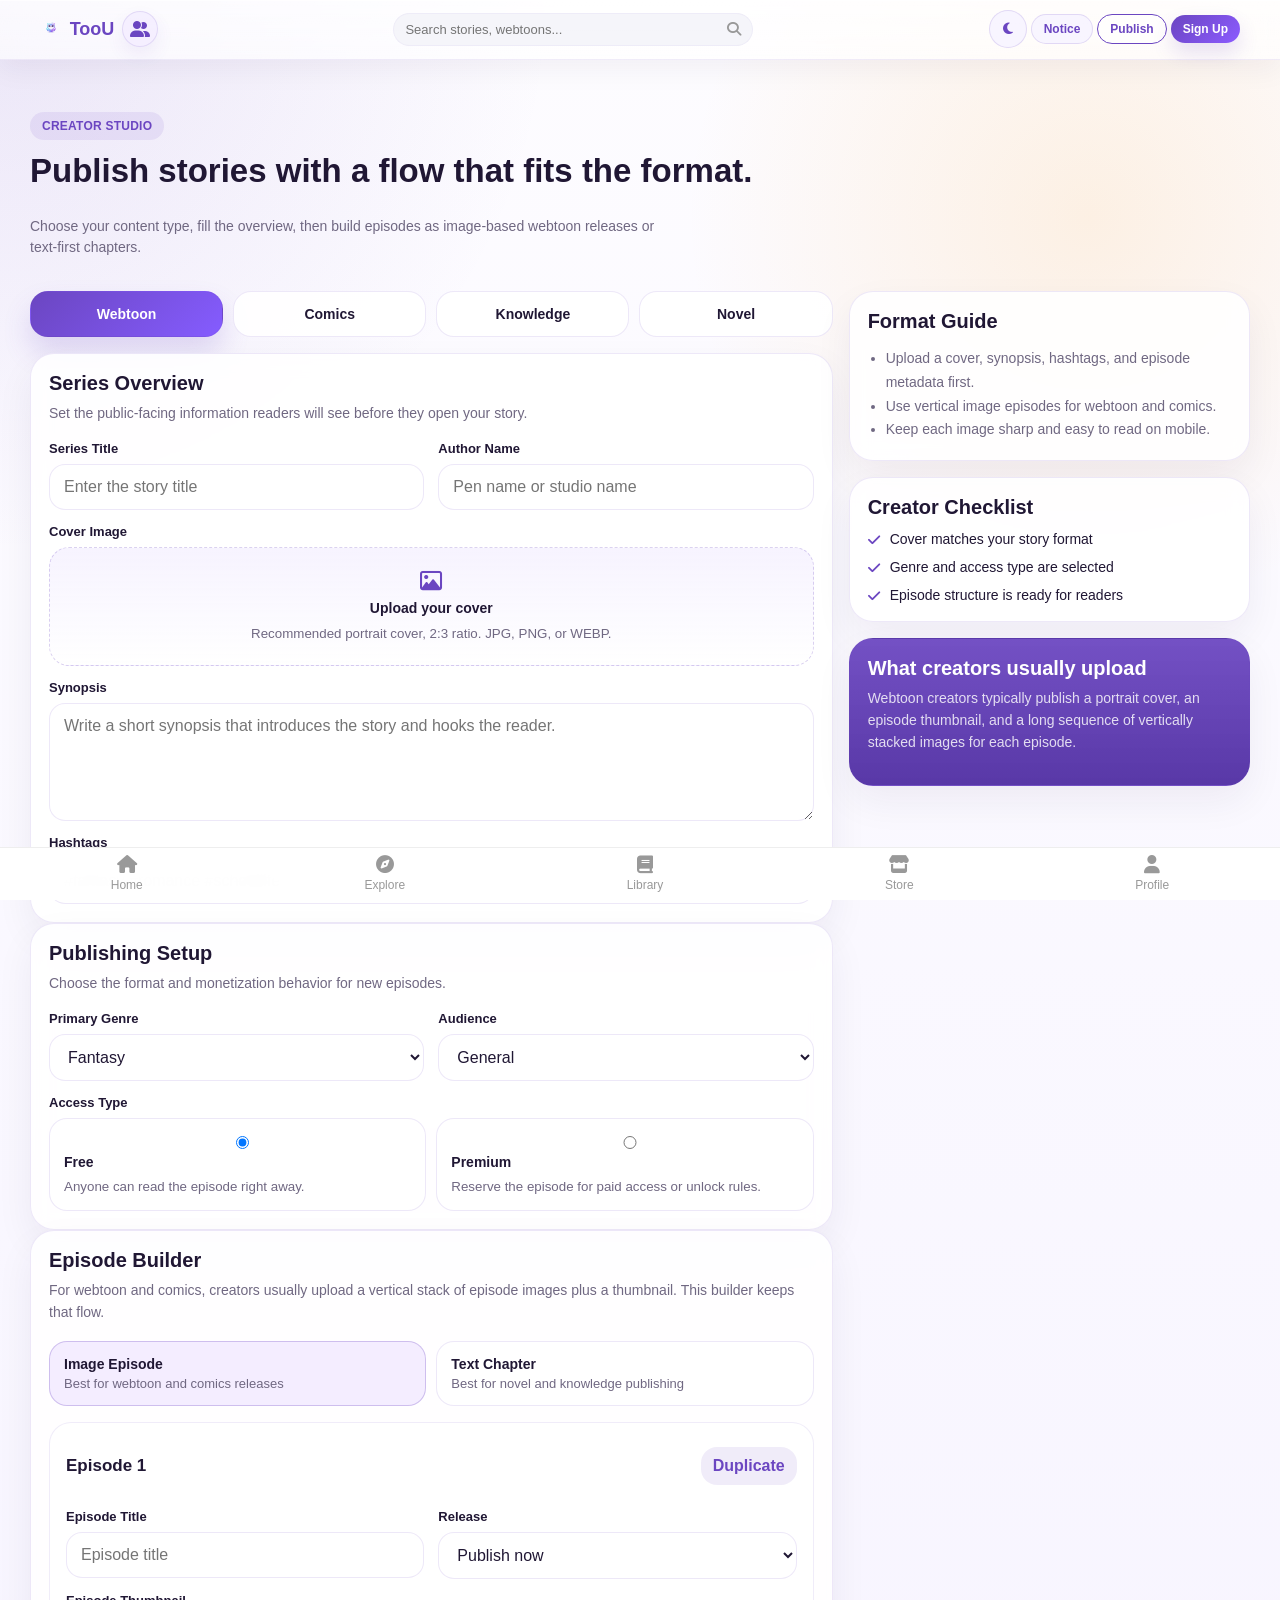
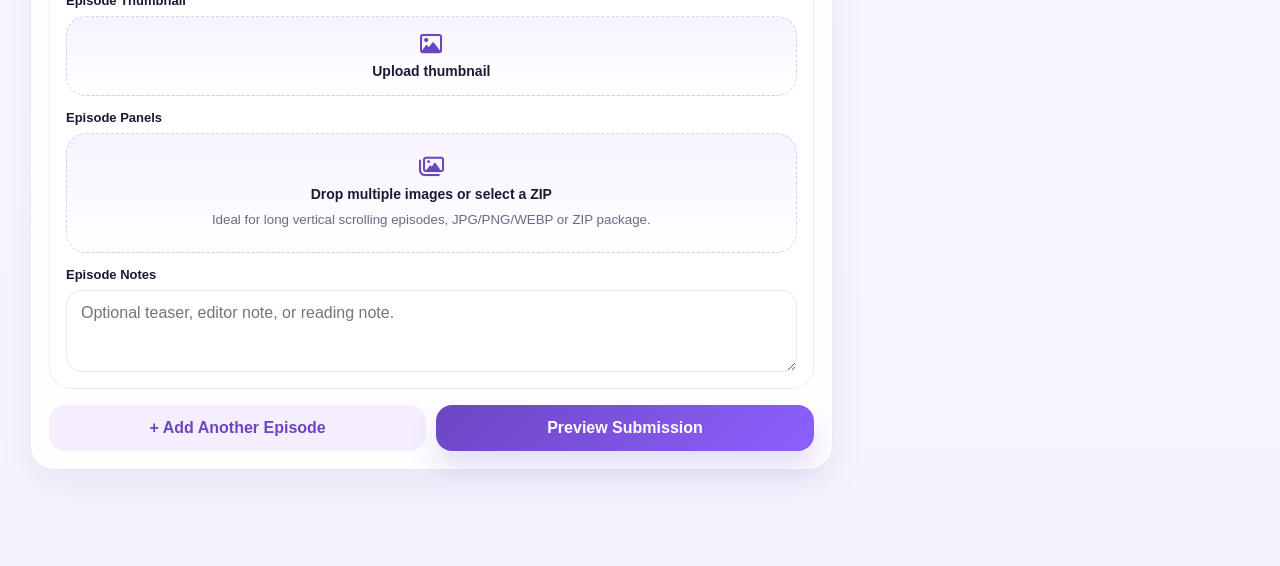
<file: upload.html>
<!DOCTYPE html>
<html lang="en">
<head>
<meta charset="UTF-8">
<meta name="viewport" content="width=device-width, initial-scale=1.0">
<link rel="stylesheet" href="https://cdnjs.cloudflare.com/ajax/libs/font-awesome/6.5.0/css/all.min.css">
<title>Creator Upload - TooU</title>
<link rel="stylesheet" href="assets/css/shared.css">
<link rel="stylesheet" href="assets/css/upload.css">
</head>
<body data-page="upload">
<div id="site-header"></div>

<main class="creator-shell">
  <section class="creator-hero">
    <div class="creator-kicker">Creator Studio</div>
    <h1>Publish stories with a flow that fits the format.</h1>
    <p>Choose your content type, fill the overview, then build episodes as image-based webtoon releases or text-first chapters.</p>
  </section>

  <section class="creator-layout">
    <div class="creator-main">
      <form class="upload-form">
        <div class="type-picker" aria-label="Content type">
          <button type="button" class="type-pill active" data-type="webtoon">Webtoon</button>
          <button type="button" class="type-pill" data-type="comics">Comics</button>
          <button type="button" class="type-pill" data-type="knowledge">Knowledge</button>
          <button type="button" class="type-pill" data-type="novel">Novel</button>
        </div>

        <section class="form-panel">
          <div class="panel-heading">
            <h2>Series Overview</h2>
            <p>Set the public-facing information readers will see before they open your story.</p>
          </div>

          <div class="field-grid">
            <label class="field">
              <span>Series Title</span>
              <input type="text" placeholder="Enter the story title">
            </label>
            <label class="field">
              <span>Author Name</span>
              <input type="text" placeholder="Pen name or studio name">
            </label>
            <label class="field field-full">
              <span>Cover Image</span>
              <div class="upload-drop">
                <i class="fa-regular fa-image"></i>
                <strong>Upload your cover</strong>
                <small>Recommended portrait cover, 2:3 ratio. JPG, PNG, or WEBP.</small>
                <input type="file" accept="image/*">
              </div>
            </label>
            <label class="field field-full">
              <span>Synopsis</span>
              <textarea rows="5" placeholder="Write a short synopsis that introduces the story and hooks the reader."></textarea>
            </label>
            <label class="field field-full">
              <span>Hashtags</span>
              <input type="text" placeholder="#fantasy #romance #schoollife">
            </label>
          </div>
        </section>

        <section class="form-panel">
          <div class="panel-heading">
            <h2>Publishing Setup</h2>
            <p>Choose the format and monetization behavior for new episodes.</p>
          </div>

          <div class="field-grid">
            <label class="field">
              <span>Primary Genre</span>
              <select>
                <option>Fantasy</option>
                <option>Action</option>
                <option>Romance</option>
                <option>Mystery</option>
                <option>Knowledge</option>
                <option>Drama</option>
              </select>
            </label>
            <label class="field">
              <span>Audience</span>
              <select>
                <option>General</option>
                <option>Teen</option>
                <option>Mature</option>
              </select>
            </label>
            <div class="field field-full">
              <span>Access Type</span>
              <div class="toggle-group">
                <label class="toggle-card">
                  <input type="radio" name="access" checked>
                  <span>Free</span>
                  <small>Anyone can read the episode right away.</small>
                </label>
                <label class="toggle-card">
                  <input type="radio" name="access">
                  <span>Premium</span>
                  <small>Reserve the episode for paid access or unlock rules.</small>
                </label>
              </div>
            </div>
          </div>
        </section>

        <section class="form-panel">
          <div class="panel-heading">
            <h2 id="episodeHeading">Episode Builder</h2>
            <p id="episodeDescription">For webtoon and comics, creators usually upload a vertical stack of episode images plus a thumbnail. This builder keeps that flow.</p>
          </div>

          <div class="builder-switch" id="builderSwitch">
            <div class="builder-card active" data-builder="visual">
              <strong>Image Episode</strong>
              <span>Best for webtoon and comics releases</span>
            </div>
            <div class="builder-card" data-builder="text">
              <strong>Text Chapter</strong>
              <span>Best for novel and knowledge publishing</span>
            </div>
          </div>

          <div class="episode-stack" id="episodeStack">
            <article class="episode-editor">
              <div class="episode-editor-head">
                <h3>Episode 1</h3>
                <button type="button" class="mini-btn">Duplicate</button>
              </div>

              <div class="field-grid">
                <label class="field">
                  <span>Episode Title</span>
                  <input type="text" placeholder="Episode title">
                </label>
                <label class="field">
                  <span>Release</span>
                  <select>
                    <option>Publish now</option>
                    <option>Save as draft</option>
                    <option>Schedule later</option>
                  </select>
                </label>
                <label class="field field-full visual-only">
                  <span>Episode Thumbnail</span>
                  <div class="upload-drop compact">
                    <i class="fa-regular fa-image"></i>
                    <strong>Upload thumbnail</strong>
                    <input type="file" accept="image/*">
                  </div>
                </label>
                <label class="field field-full visual-only">
                  <span>Episode Panels</span>
                  <div class="upload-drop">
                    <i class="fa-regular fa-images"></i>
                    <strong>Drop multiple images or select a ZIP</strong>
                    <small>Ideal for long vertical scrolling episodes, JPG/PNG/WEBP or ZIP package.</small>
                    <input type="file" accept="image/*,.zip" multiple>
                  </div>
                </label>
                <label class="field field-full text-only hidden">
                  <span>Chapter Body</span>
                  <textarea rows="11" placeholder="Write the full episode or chapter here. This is ideal for novels and knowledge content."></textarea>
                </label>
                <label class="field field-full">
                  <span>Episode Notes</span>
                  <textarea rows="3" placeholder="Optional teaser, editor note, or reading note."></textarea>
                </label>
              </div>
            </article>
          </div>

          <div class="episode-actions">
            <button type="button" class="secondary-action">+ Add Another Episode</button>
            <button type="button" class="primary-action">Preview Submission</button>
          </div>
        </section>
      </form>
    </div>

    <aside class="creator-sidebar">
      <section class="side-panel">
        <h2>Format Guide</h2>
        <ul class="guide-list" id="guideList">
          <li>Upload a cover, synopsis, hashtags, and episode metadata first.</li>
          <li>Use vertical image episodes for webtoon and comics.</li>
          <li>Keep each image sharp and easy to read on mobile.</li>
        </ul>
      </section>

      <section class="side-panel">
        <h2>Creator Checklist</h2>
        <div class="check-item"><i class="fa-solid fa-check"></i><span>Cover matches your story format</span></div>
        <div class="check-item"><i class="fa-solid fa-check"></i><span>Genre and access type are selected</span></div>
        <div class="check-item"><i class="fa-solid fa-check"></i><span>Episode structure is ready for readers</span></div>
      </section>

      <section class="side-panel accent-panel">
        <h2>What creators usually upload</h2>
        <p id="formatHint">Webtoon creators typically publish a portrait cover, an episode thumbnail, and a long sequence of vertically stacked images for each episode.</p>
      </section>
    </aside>
  </section>
</main>

<div id="site-nav"></div>
<script src="assets/js/layout.js"></script>
<script src="assets/js/upload.js"></script>
</body>
</html>
</file>
<file: assets/css/community.css>
* {
  margin: 0;
  padding: 0;
  box-sizing: border-box;
  font-family: Arial, sans-serif;
}

body {
  background:
    radial-gradient(circle at top left, rgba(107, 70, 193, 0.1), transparent 24%),
    linear-gradient(180deg, #fdfcff 0%, #f7f5fd 100%);
  color: #1d1630;
}

.container {
  width: min(calc(100% - 20px), 1200px);
  margin: 0 auto;
  padding-bottom: 84px;
}

.community-hero {
  padding: 18px 0 16px;
}

.community-kicker {
  display: inline-flex;
  padding: 6px 12px;
  border-radius: 999px;
  background: rgba(107, 70, 193, 0.1);
  color: #6b46c1;
  font-size: 12px;
  font-weight: 700;
  text-transform: uppercase;
}

.community-hero h1 {
  margin-top: 14px;
  font-size: 34px;
  line-height: 1.04;
}

.community-hero p {
  margin-top: 10px;
  max-width: 680px;
  color: #6f6a7d;
  line-height: 1.55;
  font-size: 14px;
}

.section {
  padding: 14px 0;
}

.section-heading {
  margin-bottom: 12px;
}

.section-title {
  font-size: 20px;
  font-weight: 700;
}

.section-copy {
  margin-top: 4px;
  color: #6f6a7d;
  font-size: 13px;
  line-height: 1.5;
}

.community-feed {
  display: grid;
  gap: 14px;
}

.community-post {
  border: 1px solid rgba(107, 70, 193, 0.12);
  border-radius: 24px;
  background: rgba(255, 255, 255, 0.9);
  box-shadow: 0 18px 38px rgba(33, 19, 68, 0.06);
  overflow: hidden;
}

.post-head {
  display: flex;
  align-items: center;
  gap: 12px;
  padding: 16px 16px 12px;
}

.avatar {
  width: 46px;
  height: 46px;
  border-radius: 50%;
  object-fit: cover;
}

.post-user {
  min-width: 0;
}

.post-user strong {
  display: block;
  font-size: 15px;
}

.post-meta {
  display: flex;
  gap: 8px;
  flex-wrap: wrap;
  margin-top: 4px;
  font-size: 12px;
  color: #6f6a7d;
}

.badge {
  display: inline-flex;
  align-items: center;
  gap: 5px;
  border-radius: 999px;
  padding: 5px 9px;
  background: rgba(107, 70, 193, 0.1);
  color: #6b46c1;
  font-weight: 700;
}

.post-copy {
  padding: 0 16px 14px;
  color: #463f58;
  line-height: 1.6;
  font-size: 14px;
}

.post-recommend {
  display: grid;
  grid-template-columns: 92px 1fr;
  gap: 12px;
  margin: 0 16px 14px;
  padding: 12px;
  border-radius: 20px;
  background: #f8f5ff;
  color: inherit;
  text-decoration: none;
}

.post-recommend img {
  width: 100%;
  aspect-ratio: 2 / 3;
  object-fit: cover;
  border-radius: 14px;
}

.recommend-genre {
  font-size: 11px;
  font-weight: 700;
  color: blueviolet;
}

.recommend-title {
  margin-top: 4px;
  font-size: 15px;
  font-weight: 700;
}

.recommend-caption {
  margin-top: 6px;
  font-size: 13px;
  color: #6f6a7d;
  line-height: 1.5;
}

.post-actions {
  display: flex;
  gap: 10px;
  flex-wrap: wrap;
  padding: 0 16px 16px;
}

.post-action {
  display: inline-flex;
  align-items: center;
  gap: 7px;
  border: none;
  border-radius: 999px;
  padding: 9px 12px;
  background: rgba(107, 70, 193, 0.08);
  color: #6b46c1;
  font: inherit;
  font-size: 13px;
  font-weight: 700;
  cursor: pointer;
}

.tag-row {
  display: flex;
  gap: 10px;
  overflow-x: auto;
  padding-bottom: 6px;
}

.tag-pill {
  flex: 0 0 auto;
  border-radius: 999px;
  padding: 10px 14px;
  background: rgba(107, 70, 193, 0.1);
  color: #6b46c1;
  font-size: 13px;
  font-weight: 700;
}

@media (min-width: 768px) {
  .container {
    width: min(calc(100% - 28px), 1200px);
  }

  .community-feed {
    grid-template-columns: repeat(2, minmax(0, 1fr));
  }
}
</file>
<file: assets/css/shared.css>
:root {
  --shared-accent: #6b46c1;
  --shared-accent-soft: #f3edff;
  --shared-line: rgba(107, 70, 193, 0.12);
  --shared-brand-gradient: linear-gradient(135deg, #7fc8ff 0%, #6b46c1 100%);
}

.site-header {
  position: fixed;
  top: 0;
  left: 0;
  width: 100%;
  z-index: 100;
  background:
    linear-gradient(180deg, rgba(255, 255, 255, 0.78), rgba(255, 255, 255, 0.68));
  backdrop-filter: blur(20px) saturate(1.15);
  -webkit-backdrop-filter: blur(20px) saturate(1.15);
  border-bottom: 1px solid rgba(107, 70, 193, 0.1);
  box-shadow:
    0 10px 28px rgba(32, 18, 68, 0.05),
    0 1px 0 rgba(255, 255, 255, 0.65) inset;
}

.site-header-inner {
  width: min(calc(100% - 20px), 1200px);
  margin: 0 auto;
  display: grid;
  grid-template-columns: auto minmax(0, 1fr) auto;
  align-items: center;
  gap: 8px;
  padding: 10px 0 11px;
}

body[data-page] .container {
  padding-top: 74px;
}

.site-logo-area {
  display: flex;
  align-items: center;
  justify-content: flex-start;
  gap: 8px;
  min-width: 0;
}

.site-logo {
  display: flex;
  align-items: center;
  gap: 8px;
  font-weight: 700;
  font-size: 16px;
  color: var(--shared-accent);
  text-decoration: none;
  flex-shrink: 0;
}

.site-logo img {
  height: 28px;
}

.site-community-link {
  width: 36px;
  height: 36px;
  border-radius: 50%;
  display: inline-flex;
  align-items: center;
  justify-content: center;
  text-decoration: none;
  color: var(--shared-accent);
  background: rgba(243, 237, 255, 0.82);
  border: 1px solid rgba(107, 70, 193, 0.14);
  box-shadow: 0 8px 18px rgba(107, 70, 193, 0.08);
  transition: 0.2s ease;
}

.site-community-link:hover {
  background: #e8ddff;
}

.site-search-box {
  position: relative;
  width: 100%;
  min-width: 0;
  max-width: 100%;
}

.site-search-box input {
  width: 100%;
  padding: 9px 34px 9px 12px;
  border-radius: 22px;
  border: none;
  background: rgba(245, 245, 250, 0.92);
  font-size: 13px;
  outline: none;
  box-shadow: inset 0 0 0 1px rgba(107, 70, 193, 0.05);
  transition: 0.3s;
}

.site-search-box input:focus {
  background: rgba(232, 232, 255, 0.92);
  box-shadow:
    inset 0 0 0 1px rgba(107, 70, 193, 0.18),
    0 0 0 4px rgba(107, 70, 193, 0.08);
}

.site-search-box i {
  position: absolute;
  right: 12px;
  top: 50%;
  transform: translateY(-50%);
  color: #999;
  font-size: 14px;
}

.site-actions {
  display: flex;
  align-items: center;
  justify-content: flex-end;
  gap: 4px;
  flex-wrap: nowrap;
  min-width: 0;
}

.site-theme-toggle {
  width: 34px;
  height: 34px;
  border: 1px solid rgba(107, 70, 193, 0.16);
  border-radius: 50%;
  background: rgba(247, 243, 255, 0.84);
  color: var(--shared-accent);
  cursor: pointer;
  display: inline-flex;
  align-items: center;
  justify-content: center;
  transition: 0.2s;
}

.site-theme-toggle:hover {
  background: #eee6ff;
}

.site-btn {
  padding: 7px 10px;
  border-radius: 18px;
  font-size: 11px;
  font-weight: bold;
  text-decoration: none;
  transition: 0.2s;
  white-space: nowrap;
}

.site-btn.notice {
  border: 1px solid rgba(107, 70, 193, 0.16);
  color: var(--shared-accent);
  background: rgba(247, 243, 255, 0.84);
}

.site-btn.notice:hover {
  background: #eee6ff;
}

.site-btn.publish {
  border: 1px solid var(--shared-accent);
  color: var(--shared-accent);
  background: rgba(255, 255, 255, 0.45);
}

.site-btn.publish:hover {
  background: #f0ebff;
}

.site-btn.signup {
  background: linear-gradient(135deg, #6b46c1, #8c5bff);
  color: white;
  box-shadow: 0 10px 20px rgba(107, 70, 193, 0.16);
}

.site-btn-coins {
  display: inline-flex;
  align-items: center;
  justify-content: center;
  min-width: 74px;
}

.page-back-link {
  display: inline-flex;
  align-items: center;
  gap: 8px;
  margin-bottom: 14px;
  padding: 8px 12px;
  border-radius: 999px;
  border: 1px solid rgba(107, 70, 193, 0.14);
  background: rgba(255, 255, 255, 0.76);
  color: var(--shared-accent);
  text-decoration: none;
  font-size: 13px;
  font-weight: 700;
  box-shadow: 0 10px 22px rgba(33, 19, 68, 0.06);
}

.page-back-link:hover {
  background: #f3edff;
}

.site-btn.signup:hover {
  background: #7f5fc1;
}

.site-navbar {
  position: fixed;
  bottom: 0;
  left: 0;
  width: 100%;
  background: rgba(255, 255, 255, 0.94);
  backdrop-filter: blur(12px);
  border-top: 1px solid #eee;
  display: flex;
  justify-content: space-around;
  padding: 8px 0;
  transition: transform 0.3s ease;
  z-index: 1000;
}

.site-nav-item {
  text-decoration: none;
  color: #999;
  font-size: 12px;
  text-align: center;
  display: flex;
  flex-direction: column;
  align-items: center;
  gap: 4px;
  transition: all 0.3s ease;
}

.site-nav-item i {
  font-size: 18px;
}

.site-nav-item:hover {
  color: blueviolet;
  transform: translateY(-2px);
}

.site-nav-item.active {
  color: blueviolet;
  font-weight: bold;
}

.site-nav-item.active i {
  color: blueviolet;
}

.site-navbar.hide {
  transform: translateY(100%);
}

body[data-theme="dark"] {
  background: linear-gradient(180deg, #0e0b16 0%, #151121 100%);
  color: #f4f0ff;
}

body[data-theme="dark"] .site-header {
  background: linear-gradient(180deg, rgba(22, 17, 34, 0.86), rgba(22, 17, 34, 0.72));
  border-bottom-color: rgba(159, 129, 255, 0.14);
  box-shadow:
    0 10px 28px rgba(0, 0, 0, 0.22),
    0 1px 0 rgba(255, 255, 255, 0.04) inset;
}

body[data-theme="dark"] .site-logo,
body[data-theme="dark"] .site-community-link,
body[data-theme="dark"] .site-btn.notice,
body[data-theme="dark"] .site-btn.publish,
body[data-theme="dark"] .site-theme-toggle {
  color: #d5c4ff;
}

body[data-theme="dark"] .site-community-link,
body[data-theme="dark"] .site-theme-toggle {
  background: rgba(107, 70, 193, 0.14);
  border-color: rgba(159, 129, 255, 0.18);
}

body[data-theme="dark"] .site-search-box input {
  background: rgba(41, 32, 61, 0.92);
  color: #f4f0ff;
  box-shadow: inset 0 0 0 1px rgba(159, 129, 255, 0.1);
}

body[data-theme="dark"] .site-search-box input:focus {
  background: rgba(49, 39, 73, 0.96);
  box-shadow:
    inset 0 0 0 1px rgba(159, 129, 255, 0.22),
    0 0 0 4px rgba(107, 70, 193, 0.12);
}

body[data-theme="dark"] .site-btn.notice {
  background: rgba(107, 70, 193, 0.14);
  border-color: rgba(159, 129, 255, 0.18);
}

body[data-theme="dark"] .site-btn.publish {
  background: rgba(255, 255, 255, 0.04);
  border-color: rgba(159, 129, 255, 0.26);
}

body[data-theme="dark"] .site-btn.signup {
  box-shadow: 0 10px 20px rgba(0, 0, 0, 0.22);
}

body[data-theme="dark"] .page-back-link {
  background: rgba(29, 23, 45, 0.88);
  color: #d5c4ff;
  border-color: rgba(107, 70, 193, 0.16);
}

body[data-theme="dark"] .site-navbar {
  background: rgba(21, 17, 33, 0.94);
  border-top-color: rgba(159, 129, 255, 0.12);
}

body[data-theme="dark"] .site-nav-item {
  color: #a9a0bf;
}

body[data-theme="dark"] .site-nav-item:hover,
body[data-theme="dark"] .site-nav-item.active,
body[data-theme="dark"] .site-nav-item.active i {
  color: #d5c4ff;
}

@media (max-width: 600px) {
  .site-btn.notice {
    display: none;
  }
}

@media (max-width: 420px) {
  .site-header-inner {
    gap: 6px;
  }

  .site-logo {
    font-size: 15px;
    gap: 6px;
  }

  .site-logo img {
    height: 24px;
  }

  .site-community-link {
    width: 32px;
    height: 32px;
  }

  .site-search-box input {
    padding: 8px 30px 8px 10px;
    font-size: 12px;
  }

  .site-theme-toggle {
    width: 32px;
    height: 32px;
  }

  .site-btn {
    padding: 6px 8px;
    font-size: 10px;
  }
}

@media (min-width: 768px) {
  .site-header-inner {
    width: min(calc(100% - 28px), 1200px);
    gap: 12px;
  }

  .site-search-box {
    max-width: 360px;
    justify-self: center;
  }

  .site-logo {
    font-size: 18px;
  }

  .site-theme-toggle {
    width: 38px;
    height: 38px;
  }

  .site-btn {
    padding: 7px 12px;
    font-size: 12px;
  }

  body[data-page] .container {
    padding-top: 76px;
  }
}
</file>
<file: assets/css/explore.css>
* {
  margin: 0;
  padding: 0;
  box-sizing: border-box;
  font-family: Arial, sans-serif;
}

body {
  background: #fafafa;
}

.container {
  max-width: 1200px;
  margin: auto;
  padding-bottom: 70px;
}

.header {
  position: sticky;
  top: 0;
  z-index: 100;
  background: rgba(255, 255, 255, 0.85);
  backdrop-filter: blur(16px);
  border-bottom: 1px solid rgba(0, 0, 0, 0.05);
}

.header-inner {
  display: grid;
  grid-template-columns: 1fr;
  gap: 8px;
  padding: 10px 12px;
}

.logo-area {
  display: flex;
  align-items: center;
  justify-content: space-between;
  gap: 8px;
}

.logo {
  display: flex;
  align-items: center;
  gap: 6px;
  font-weight: bold;
  font-size: 18px;
  color: #6b46c1;
}

.logo img {
  height: 28px;
}

.community-link {
  width: 36px;
  height: 36px;
  border-radius: 50%;
  display: inline-flex;
  align-items: center;
  justify-content: center;
  text-decoration: none;
  color: #6b46c1;
  background: #f3edff;
  border: 1px solid rgba(107, 70, 193, 0.14);
  transition: 0.2s ease;
}

.community-link:hover {
  background: #e8ddff;
}

.search-box {
  position: relative;
  width: 100%;
}

.search-box input {
  width: 100%;
  padding: 8px 36px 8px 12px;
  border-radius: 24px;
  border: none;
  background: #f5f5fa;
  font-size: 14px;
  outline: none;
  transition: 0.3s;
}

.search-box input:focus {
  background: #e8e8ff;
}

.search-box i {
  position: absolute;
  right: 12px;
  top: 50%;
  transform: translateY(-50%);
  color: #999;
  font-size: 14px;
}

.actions {
  display: flex;
  gap: 6px;
  flex-wrap: wrap;
  justify-content: flex-end;
}

.btn {
  padding: 6px 14px;
  border-radius: 20px;
  font-size: 13px;
  font-weight: bold;
  text-decoration: none;
  transition: all 0.2s;
}

.btn.publish {
  border: 1px solid #6b46c1;
  color: #6b46c1;
  background: transparent;
}

.btn.publish:hover {
  background: #f0ebff;
}

.btn.notice {
  border: 1px solid rgba(107, 70, 193, 0.16);
  color: #6b46c1;
  background: #f7f3ff;
}

.btn.notice:hover {
  background: #eee6ff;
}

.btn.signup {
  background: #6b46c1;
  color: white;
}

.btn.signup:hover {
  background: #7f5fc1;
}

#type-tabs {
  display: flex;
  gap: 10px;
  padding: 12px;
  padding-bottom: 6px;
  overflow-x: auto;
}

.type-btn {
  padding: 6px 14px;
  border: none;
  border-radius: 20px;
  background: #eee;
  font-size: 13px;
  cursor: pointer;
  white-space: nowrap;
}

.type-btn.active {
  background: #6b46c1;
  color: white;
}

#filter-tabs {
  display: grid;
  grid-auto-flow: column;
  grid-template-rows: repeat(2, minmax(0, auto));
  grid-auto-columns: max-content;
  gap: 8px 10px;
  margin-bottom: 14px;
  overflow-x: auto;
  overflow-y: hidden;
  padding: 0 12px 6px;
  align-items: start;
  -webkit-overflow-scrolling: touch;
  scrollbar-width: none;
}

#filter-tabs::-webkit-scrollbar {
  display: none;
}

.filter-btn {
  padding: 6px 14px;
  border: none;
  border-radius: 24px;
  background: #e0e7ff;
  color: #6b46c1;
  font-size: 13px;
  font-weight: bold;
  cursor: pointer;
  transition: all 0.3s;
  white-space: nowrap;
}

.filter-btn:hover {
  background: #c3b5f7;
}

.filter-btn.active {
  background: #6b46c1;
  color: white;
}

.two-row-grid {
  display: flex;
  flex-wrap: wrap;
  gap: 10px;
  padding: 4px 12px 12px;
  overflow: visible;
}

.trending {
  display: flex;
  gap: 10px;
  overflow-x: auto;
  padding-left: 12px;
  padding-top: 4px;
  padding-bottom: 10px;
  overflow-y: visible;
}

.card-link {
  color: inherit;
  text-decoration: none;
  display: block;
}

.card {
  min-width: 140px;
  max-width: 140px;
  flex-shrink: 0;
  padding-top: 2px;
}

.card-media {
  position: relative;
  padding: 2px;
  border-radius: 15px;
  background: linear-gradient(135deg, #7fc8ff 0%, #6b46c1 100%);
}

.card-media-inner {
  overflow: hidden;
  border-radius: 12px;
  background: #fff;
}

body[data-theme="dark"] .card-media-inner {
  background: #171222;
}

.card img {
  width: 100%;
  aspect-ratio: 2 / 3;
  height: auto;
  object-fit: cover;
  border-radius: 12px;
  transition: transform 0.25s ease;
  transform-origin: center center;
  display: block;
}

.card:hover .card-media-inner img {
  transform: scale(1.03);
}

.card-badge {
  position: absolute;
  top: 8px;
  right: 8px;
  z-index: 2;
  padding: 5px 8px;
  border-radius: 999px;
  background: linear-gradient(135deg, rgba(127, 200, 255, 0.96), rgba(107, 70, 193, 0.96));
  color: #fff;
  font-size: 10px;
  font-weight: 700;
  letter-spacing: 0.02em;
  box-shadow: 0 8px 18px rgba(46, 32, 96, 0.18);
  overflow: hidden;
}

.card-title {
  font-size: 12px;
  margin-top: 4px;
  line-height: 1.35;
  color: #1d1630;
}

.card-genre {
  font-size: 10px;
  font-weight: bold;
  color: blueviolet;
  margin-top: 6px;
}

.card-meta {
  display: flex;
  gap: 6px;
  font-size: 11px;
  color: gray;
}

.card-meta .like {
  color: blueviolet;
  font-weight: 700;
}

.horizontal-scroll {
  display: flex;
  gap: 10px;
  overflow-x: auto;
  padding-left: 12px;
  padding-top: 4px;
  padding-bottom: 12px;
  scroll-snap-type: x mandatory;
  overflow-y: visible;
}

.rank-card {
  display: flex;
  align-items: flex-start;
  gap: 8px;
  min-width: 168px;
  flex-shrink: 0;
  scroll-snap-align: start;
}

.rank-item {
  display: flex;
  gap: 6px;
  align-items: center;
  width: 140px;
  flex-shrink: 0;
  scroll-snap-align: start;
}

.rank-number {
  font-size: 25px;
  font-weight: bold;
  color: #6b46c1;
  width: 20px;
  text-align: center;
}

.section {
  padding: 12px 0;
  overflow: visible;
}

.section-title {
  font-size: 19px;
  font-weight: bold;
  padding-left: 12px;
  margin-bottom: 10px;
}

.navbar {
  position: fixed;
  bottom: 0;
  left: 0;
  width: 100%;
  background: rgba(255, 255, 255, 0.9);
  border-top: 1px solid #eee;
  display: flex;
  justify-content: space-around;
  padding: 8px 0;
  transition: transform 0.3s ease;
  backdrop-filter: blur(10px);
  z-index: 1000;
}

.nav-item {
  text-decoration: none;
  color: #999;
  font-size: 12px;
  text-align: center;
  display: flex;
  flex-direction: column;
  align-items: center;
  gap: 4px;
  transition: all 0.3s ease;
}

.nav-item i {
  font-size: 18px;
}

.nav-item:hover {
  color: blueviolet;
  transform: translateY(-2px);
}

.nav-item.active {
  color: blueviolet;
  font-weight: bold;
}

.nav-item.active i {
  color: blueviolet;
}

.navbar.hide {
  transform: translateY(100%);
}

body[data-theme="dark"] {
  background: #100d18;
  color: #f4f0ff;
}

body[data-theme="dark"] .section-title,
body[data-theme="dark"] .card-title,
body[data-theme="dark"] .rank-number {
  color: #f4f0ff;
}

body[data-theme="dark"] .type-btn,
body[data-theme="dark"] .filter-btn {
  background: rgba(107, 70, 193, 0.18);
  color: #d5c4ff;
}

body[data-theme="dark"] .type-btn.active,
body[data-theme="dark"] .filter-btn.active {
  background: #6b46c1;
  color: #fff;
}

body[data-theme="dark"] .card-meta {
  color: #b8aecf;
}

@media (max-width: 600px) {
  .btn.notice {
    display: none;
  }
}

@media (min-width: 768px) {
  #filter-tabs {
    display: flex;
    gap: 10px;
    overflow-y: visible;
    padding-left: 12px;
    padding-bottom: 4px;
  }

  .header-inner {
    grid-template-columns: auto 1fr auto;
    align-items: center;
  }

  .card {
    min-width: 150px;
    max-width: 150px;
  }

  .rank-card {
    min-width: 178px;
  }

  .item {
    width: 160px;
  }

  .item img {
    height: 200px;
  }

  .rank-item {
    width: 160px;
  }

  .two-row-grid {
    grid-auto-flow: column;
    gap: 12px;
  }
}

@media (min-width: 1024px) {
  .card {
    min-width: 180px;
    max-width: 180px;
  }

  .rank-card {
    min-width: 208px;
  }

  .item {
    width: 180px;
  }

  .item img {
    height: 220px;
  }

  .rank-item {
    width: 180px;
  }
}
</file>
<file: assets/css/publish.css>
* {
  box-sizing: border-box;
}

body {
  margin: 0;
  font-family: Arial, sans-serif;
  color: #211835;
  background:
    radial-gradient(circle at top left, rgba(107, 70, 193, 0.12), transparent 24%),
    radial-gradient(circle at 85% 12%, rgba(255, 171, 74, 0.12), transparent 18%),
    linear-gradient(180deg, #fffefe 0%, #f8f5fe 100%);
}

.publish-shell {
  width: min(calc(100% - 20px), 1180px);
  margin: 0 auto;
  padding: 92px 0 40px;
}

.publish-hero {
  padding: 16px 0 18px;
}

.publish-chip {
  display: inline-flex;
  padding: 6px 12px;
  border-radius: 999px;
  background: rgba(107, 70, 193, 0.1);
  color: #6b46c1;
  font-size: 12px;
  font-weight: 700;
  text-transform: uppercase;
}

.publish-hero h1 {
  margin-top: 14px;
  font-size: 34px;
  line-height: 1.04;
}

.publish-hero p {
  margin-top: 10px;
  max-width: 680px;
  color: #726b82;
  line-height: 1.55;
}

.publish-layout {
  display: grid;
  gap: 16px;
}

.publish-form,
.side-panel {
  border: 1px solid rgba(107, 70, 193, 0.12);
  border-radius: 28px;
  background: rgba(255, 255, 255, 0.88);
  backdrop-filter: blur(12px);
  box-shadow: 0 18px 40px rgba(36, 20, 74, 0.07);
}

.publish-form {
  padding: 18px;
}

.account-type {
  display: grid;
  gap: 10px;
}

.account-card {
  width: 100%;
  border: 1px solid rgba(107, 70, 193, 0.12);
  border-radius: 22px;
  padding: 16px;
  background: rgba(255, 255, 255, 0.9);
  text-align: left;
  cursor: pointer;
}

.account-card strong {
  display: block;
  font-size: 15px;
}

.account-card span {
  display: block;
  margin-top: 6px;
  color: #726b82;
  line-height: 1.45;
  font-size: 13px;
}

.account-card.active {
  background: linear-gradient(135deg, #6b46c1, #8f62ff);
  color: #fff;
  box-shadow: 0 18px 30px rgba(107, 70, 193, 0.16);
}

.account-card.active span {
  color: rgba(255, 255, 255, 0.82);
}

.panel {
  margin-top: 16px;
  padding: 18px;
  border: 1px solid rgba(107, 70, 193, 0.1);
  border-radius: 24px;
  background: rgba(255, 255, 255, 0.82);
}

.panel-head h2 {
  font-size: 21px;
}

.panel-head p {
  margin-top: 8px;
  color: #726b82;
  line-height: 1.55;
}

.field-grid {
  display: grid;
  grid-template-columns: 1fr;
  gap: 14px;
  margin-top: 16px;
}

.field {
  display: flex;
  flex-direction: column;
  gap: 8px;
}

.field span {
  font-size: 13px;
  font-weight: 700;
}

.field input,
.field select,
.field textarea {
  width: 100%;
  border: 1px solid rgba(107, 70, 193, 0.12);
  border-radius: 16px;
  padding: 14px 15px;
  background: rgba(255, 255, 255, 0.96);
  font: inherit;
  color: #211835;
  outline: none;
}

.field textarea {
  resize: vertical;
}

.field input:focus,
.field select:focus,
.field textarea:focus {
  border-color: rgba(107, 70, 193, 0.26);
  box-shadow: 0 0 0 4px rgba(107, 70, 193, 0.08);
}

.upload-drop {
  position: relative;
  display: grid;
  justify-items: center;
  gap: 8px;
  padding: 22px 16px;
  border: 1.5px dashed rgba(107, 70, 193, 0.24);
  border-radius: 20px;
  background: linear-gradient(180deg, rgba(245, 241, 255, 0.82), rgba(255, 255, 255, 0.9));
  text-align: center;
  overflow: hidden;
}

.upload-drop i {
  font-size: 24px;
  color: #6b46c1;
}

.upload-drop strong {
  font-size: 14px;
}

.upload-drop small {
  color: #726b82;
}

.upload-drop input {
  position: absolute;
  inset: 0;
  opacity: 0;
  cursor: pointer;
}

.submit-creator {
  width: 100%;
  margin-top: 16px;
  border: none;
  border-radius: 18px;
  padding: 15px 18px;
  background: linear-gradient(135deg, #6b46c1, #8f62ff);
  color: #fff;
  font: inherit;
  font-weight: 700;
  cursor: pointer;
  box-shadow: 0 18px 30px rgba(107, 70, 193, 0.18);
}

.submit-note {
  margin-top: 14px;
  color: #726b82;
  font-size: 13px;
  line-height: 1.5;
}

.submit-note.success {
  color: #5b3cb0;
  font-weight: 700;
}

.publish-sidebar {
  display: grid;
  gap: 16px;
}

.side-panel {
  padding: 18px;
}

.side-panel h2 {
  font-size: 20px;
}

.side-panel ul {
  margin: 12px 0 0;
  padding-left: 18px;
  color: #726b82;
  line-height: 1.7;
}

.accent {
  background: linear-gradient(180deg, rgba(107, 70, 193, 0.96), rgba(83, 51, 163, 0.98));
  color: #fff;
}

.accent p {
  margin-top: 10px;
  line-height: 1.55;
  color: rgba(255, 255, 255, 0.82);
}

.hidden {
  display: none;
}

@media (min-width: 768px) {
  .publish-shell {
    width: min(calc(100% - 28px), 1180px);
  }

  .account-type,
  .field-grid {
    grid-template-columns: repeat(2, minmax(0, 1fr));
  }

  .field-full {
    grid-column: 1 / -1;
  }
}

@media (min-width: 1024px) {
  .publish-layout {
    grid-template-columns: minmax(0, 1.3fr) minmax(280px, 0.7fr);
    align-items: start;
  }

  .publish-sidebar {
    position: sticky;
    top: 96px;
  }
}
</file>
<file: assets/css/signup.css>
* {
  box-sizing: border-box;
}

body {
  margin: 0;
  font-family: Arial, sans-serif;
  background:
    radial-gradient(circle at top left, rgba(107, 70, 193, 0.14), transparent 24%),
    radial-gradient(circle at 88% 10%, rgba(255, 166, 77, 0.14), transparent 18%),
    linear-gradient(180deg, #fffefe 0%, #f7f4fd 100%);
  color: #211835;
}

.signup-shell {
  width: min(calc(100% - 20px), 1160px);
  margin: 0 auto;
  padding: 92px 0 40px;
  display: grid;
  gap: 18px;
}

.signup-showcase,
.signup-panel {
  border: 1px solid rgba(107, 70, 193, 0.12);
  border-radius: 28px;
  background: rgba(255, 255, 255, 0.88);
  backdrop-filter: blur(12px);
  box-shadow: 0 18px 40px rgba(36, 20, 74, 0.08);
}

.signup-showcase {
  position: relative;
  overflow: hidden;
  padding: 24px 20px;
  background:
    radial-gradient(circle at 15% 20%, rgba(255, 255, 255, 0.4), transparent 22%),
    linear-gradient(135deg, rgba(107, 70, 193, 0.96), rgba(84, 52, 165, 0.96));
  color: #fff;
}

.showcase-chip {
  display: inline-flex;
  padding: 6px 12px;
  border-radius: 999px;
  background: rgba(255, 255, 255, 0.16);
  font-size: 12px;
  font-weight: 700;
  text-transform: uppercase;
}

.signup-showcase h1 {
  margin-top: 14px;
  font-size: 34px;
  line-height: 1.03;
}

.signup-showcase p {
  margin-top: 12px;
  max-width: 520px;
  line-height: 1.55;
  color: rgba(255, 255, 255, 0.82);
}

.showcase-stack {
  display: grid;
  gap: 10px;
  margin-top: 22px;
}

.showcase-card {
  border-radius: 22px;
  padding: 16px;
  background: rgba(255, 255, 255, 0.14);
  border: 1px solid rgba(255, 255, 255, 0.16);
}

.showcase-card.secondary {
  background: rgba(14, 10, 26, 0.22);
}

.card-label {
  display: block;
  font-size: 11px;
  text-transform: uppercase;
  opacity: 0.72;
  letter-spacing: 0.04em;
}

.showcase-card strong {
  display: block;
  margin-top: 8px;
  font-size: 16px;
  line-height: 1.4;
}

.signup-panel {
  padding: 22px 18px;
}

.panel-head h2 {
  font-size: 24px;
}

.panel-head p {
  margin-top: 8px;
  color: #716983;
  line-height: 1.55;
}

.social-actions {
  display: grid;
  gap: 10px;
  margin-top: 18px;
}

.social-btn,
.primary-submit {
  border: none;
  border-radius: 18px;
  cursor: pointer;
  font: inherit;
}

.social-btn {
  display: flex;
  align-items: center;
  justify-content: center;
  gap: 10px;
  padding: 14px 16px;
  background: #fff;
  border: 1px solid rgba(107, 70, 193, 0.12);
  color: #211835;
  font-weight: 700;
}

.social-btn.muted {
  background: #f8f5ff;
}

.divider {
  display: flex;
  align-items: center;
  gap: 12px;
  margin: 18px 0;
  color: #857d97;
  font-size: 12px;
}

.divider::before,
.divider::after {
  content: "";
  flex: 1;
  height: 1px;
  background: rgba(107, 70, 193, 0.12);
}

.signup-form {
  display: grid;
  gap: 14px;
}

.field {
  display: flex;
  flex-direction: column;
  gap: 8px;
  min-width: 0;
}

.field-wide {
  grid-column: 1 / -1;
}

.interest-group {
  border: 1px solid rgba(107, 70, 193, 0.12);
  border-radius: 18px;
  padding: 14px;
  background: rgba(255, 255, 255, 0.76);
}

.interest-group legend {
  padding: 0 8px;
  font-size: 13px;
  font-weight: 700;
}

.interest-options {
  display: flex;
  flex-wrap: wrap;
  gap: 10px;
}

.interest-chip {
  position: relative;
}

.interest-chip input {
  position: absolute;
  opacity: 0;
  pointer-events: none;
}

.interest-chip span {
  display: inline-flex;
  align-items: center;
  padding: 9px 12px;
  border-radius: 999px;
  background: #f7f3ff;
  color: #5b3cb0;
  font-size: 12px;
  font-weight: 700;
  border: 1px solid rgba(107, 70, 193, 0.08);
  transition: 0.2s ease;
}

.interest-chip input:checked + span {
  background: linear-gradient(135deg, #6b46c1, #8e61ff);
  color: #fff;
  border-color: transparent;
  box-shadow: 0 10px 20px rgba(107, 70, 193, 0.16);
}

.field span {
  font-size: 13px;
  font-weight: 700;
}

.field input {
  width: 100%;
  border: 1px solid rgba(107, 70, 193, 0.12);
  border-radius: 16px;
  padding: 14px 15px;
  background: rgba(255, 255, 255, 0.95);
  font: inherit;
  color: #211835;
  outline: none;
}

.field input[type="file"] {
  padding: 12px 15px;
  background: rgba(248, 245, 255, 0.9);
}

.field input:focus {
  border-color: rgba(107, 70, 193, 0.26);
  box-shadow: 0 0 0 4px rgba(107, 70, 193, 0.08);
}

.checkline {
  display: flex;
  gap: 10px;
  align-items: flex-start;
  color: #716983;
  font-size: 13px;
  line-height: 1.5;
}

.primary-submit {
  padding: 15px 18px;
  background: linear-gradient(135deg, #6b46c1, #8e61ff);
  color: #fff;
  font-weight: 700;
  box-shadow: 0 18px 30px rgba(107, 70, 193, 0.18);
}

.form-note {
  margin-top: 14px;
  font-size: 13px;
  color: #716983;
  line-height: 1.5;
}

.form-note.success {
  color: #5b3cb0;
  font-weight: 700;
}

@media (min-width: 768px) {
  .signup-shell {
    width: min(calc(100% - 28px), 1160px);
  }

  .signup-showcase {
    padding: 30px 28px;
  }

  .signup-panel {
    padding: 28px 24px;
  }

  .showcase-stack,
  .social-actions {
    grid-template-columns: repeat(2, minmax(0, 1fr));
  }

  .signup-form {
    grid-template-columns: repeat(2, minmax(0, 1fr));
  }

  .checkline,
  .primary-submit,
  .form-note {
    grid-column: 1 / -1;
  }
}

@media (min-width: 1024px) {
  .signup-shell {
    grid-template-columns: minmax(0, 1.05fr) minmax(420px, 0.95fr);
    align-items: stretch;
  }
}
</file>
<file: assets/css/store.css>
* {
  margin: 0;
  padding: 0;
  box-sizing: border-box;
  font-family: Arial, sans-serif;
}

:root {
  --store-accent: #6b46c1;
  --store-accent-strong: #8c5bff;
  --store-cyan: #69d0ff;
  --store-warm: #ffb363;
  --store-bg: #fbf9ff;
  --store-text: #201834;
  --store-muted: #726a86;
  --store-line: rgba(107, 70, 193, 0.12);
  --store-surface: rgba(255, 255, 255, 0.88);
  --store-shadow: 0 20px 44px rgba(33, 19, 68, 0.08);
}

html {
  scroll-behavior: smooth;
}

body {
  background:
    radial-gradient(circle at top left, rgba(107, 70, 193, 0.14), transparent 24%),
    radial-gradient(circle at 88% 10%, rgba(105, 208, 255, 0.14), transparent 18%),
    linear-gradient(180deg, #fdfcff 0%, #f5f1fd 100%);
  color: var(--store-text);
}

.container {
  width: min(calc(100% - 20px), 1200px);
  margin: 0 auto;
  padding-bottom: 88px;
}

.store-hero {
  padding: 18px 0 12px;
  display: grid;
  gap: 16px;
}

.store-kicker-row {
  display: flex;
  align-items: center;
  justify-content: space-between;
  gap: 12px;
}

.store-kicker {
  display: inline-flex;
  align-items: center;
  border-radius: 999px;
  padding: 6px 12px;
  background: rgba(107, 70, 193, 0.1);
  color: var(--store-accent);
  font-size: 12px;
  font-weight: 700;
  text-transform: uppercase;
}

.store-alert {
  border: 1px solid rgba(107, 70, 193, 0.14);
  background: rgba(255, 255, 255, 0.78);
  color: var(--store-accent);
  border-radius: 999px;
  padding: 8px 12px;
  display: inline-flex;
  align-items: center;
  gap: 8px;
  font-weight: 700;
  box-shadow: 0 10px 24px rgba(33, 19, 68, 0.06);
}

.store-hero h1 {
  margin-top: 14px;
  font-size: 34px;
  line-height: 1.04;
}

.store-hero p {
  margin-top: 10px;
  max-width: 620px;
  color: var(--store-muted);
  font-size: 14px;
  line-height: 1.55;
}

.balance-card {
  position: relative;
  overflow: hidden;
  border-radius: 28px;
  padding: 18px;
  background:
    radial-gradient(circle at top right, rgba(255, 255, 255, 0.24), transparent 26%),
    linear-gradient(135deg, #3da5ff 0%, #6b46c1 55%, #a23bff 100%);
  color: #fff;
  box-shadow: 0 24px 48px rgba(62, 40, 122, 0.2);
}

.balance-card::after {
  content: "";
  position: absolute;
  inset: auto -30px -36px auto;
  width: 140px;
  height: 140px;
  border-radius: 50%;
  background: rgba(255, 255, 255, 0.08);
}

.balance-header {
  position: relative;
  z-index: 1;
  display: flex;
  align-items: center;
  justify-content: space-between;
  gap: 12px;
  font-size: 13px;
  font-weight: 700;
}

.premium-badge {
  display: inline-flex;
  align-items: center;
  border-radius: 999px;
  padding: 6px 10px;
  background: rgba(255, 255, 255, 0.18);
  backdrop-filter: blur(10px);
}

.balance-total {
  position: relative;
  z-index: 1;
  display: block;
  margin-top: 18px;
  font-size: 34px;
  line-height: 1;
}

.balance-card p {
  position: relative;
  z-index: 1;
  margin-top: 12px;
  color: rgba(255, 255, 255, 0.82);
  font-size: 13px;
}

.store-shell {
  padding: 6px 0 10px;
}

.store-tabs {
  display: grid;
  grid-template-columns: 1fr 1fr;
  gap: 10px;
}

.store-tab {
  border: 1px solid var(--store-line);
  background: rgba(255, 255, 255, 0.72);
  color: var(--store-text);
  border-radius: 18px;
  padding: 12px 14px;
  font-size: 14px;
  font-weight: 700;
  transition: 0.2s ease;
}

.store-tab.active {
  background: linear-gradient(135deg, #6b46c1, #8c5bff);
  color: #fff;
  box-shadow: 0 16px 32px rgba(107, 70, 193, 0.18);
}

.store-panel {
  display: none;
  padding-top: 18px;
}

.store-panel.active {
  display: block;
}

.section-heading {
  margin-bottom: 14px;
}

.section-title {
  font-size: 21px;
  font-weight: 700;
}

.section-copy {
  margin-top: 5px;
  color: var(--store-muted);
  font-size: 13px;
  line-height: 1.5;
}

.coin-list {
  display: grid;
  gap: 12px;
}

.coin-card,
.plan-card {
  border: 1px solid var(--store-line);
  border-radius: 24px;
  background: var(--store-surface);
  box-shadow: var(--store-shadow);
}

.coin-card {
  display: grid;
  gap: 14px;
  padding: 16px;
}

.coin-title-row {
  display: flex;
  align-items: center;
  flex-wrap: wrap;
  gap: 8px;
}

.coin-card h2,
.plan-card h2 {
  font-size: 24px;
  line-height: 1.05;
}

.coin-price,
.plan-price {
  margin-top: 8px;
  font-size: 22px;
  font-weight: 700;
  color: var(--store-accent);
}

.coin-note {
  margin-top: 8px;
  color: var(--store-muted);
  font-size: 13px;
  line-height: 1.45;
}

.coin-bonus,
.plan-tag {
  display: inline-flex;
  align-items: center;
  border-radius: 999px;
  padding: 5px 10px;
  font-size: 11px;
  font-weight: 700;
  text-transform: uppercase;
  letter-spacing: 0.03em;
}

.coin-bonus {
  background: rgba(76, 211, 76, 0.16);
  color: #178b39;
}

.store-btn,
.plan-btn {
  border: none;
  border-radius: 16px;
  padding: 12px 16px;
  font-size: 14px;
  font-weight: 700;
  transition: 0.2s ease;
}

.store-btn {
  background: linear-gradient(135deg, #6b46c1, #8c5bff);
  color: #fff;
  box-shadow: 0 14px 28px rgba(107, 70, 193, 0.18);
}

.plan-list {
  display: grid;
  gap: 14px;
}

.plan-card {
  padding: 18px;
}

.plan-tag {
  background: rgba(107, 70, 193, 0.1);
  color: var(--store-accent);
}

.plan-price span {
  font-size: 14px;
  color: inherit;
  opacity: 0.76;
}

.plan-features {
  margin-top: 14px;
  padding-left: 18px;
}

.plan-features li {
  margin-bottom: 8px;
  line-height: 1.45;
}

.plan-btn {
  width: 100%;
  margin-top: 18px;
  background: rgba(107, 70, 193, 0.1);
  color: var(--store-accent);
}

.plan-btn.current {
  background: rgba(255, 255, 255, 0.16);
  color: #fff;
  border: 1px solid rgba(255, 255, 255, 0.2);
}

.plan-btn.accent {
  background: #fff;
  color: #7b2cff;
}

.basic-plan {
  background:
    linear-gradient(180deg, rgba(255, 255, 255, 0.92), rgba(255, 255, 255, 0.86)),
    linear-gradient(135deg, #31acd5, #2bf578);
}

.premium-plan {
  background:
    radial-gradient(circle at top right, rgba(255, 255, 255, 0.24), transparent 24%),
    linear-gradient(135deg, #3da5ff 0%, #6b46c1 55%, #a23bff 100%);
  color: #fff;
  border-color: rgba(255, 255, 255, 0.08);
}

.premium-plan .plan-tag {
  background: rgba(255, 255, 255, 0.14);
  color: #fff;
}

.premium-plan .plan-price {
  color: #fff;
}

.pro-plan {
  background:
    radial-gradient(circle at top right, rgba(255, 255, 255, 0.22), transparent 24%),
    linear-gradient(135deg, #ff8a00, #ff3d77);
  color: #fff;
  border-color: rgba(255, 255, 255, 0.08);
}

.pro-plan .plan-tag,
.pro-plan .plan-price {
  color: #fff;
  background: rgba(255, 255, 255, 0.14);
}

.store-btn:hover,
.plan-btn:hover,
.store-tab:hover,
.store-alert:hover {
  transform: translateY(-1px);
}

body[data-theme="dark"] {
  background:
    radial-gradient(circle at top left, rgba(107, 70, 193, 0.2), transparent 24%),
    radial-gradient(circle at 88% 10%, rgba(73, 199, 255, 0.14), transparent 18%),
    linear-gradient(180deg, #0f0b18 0%, #171222 100%);
  color: #f4f0ff;
}

body[data-theme="dark"] .store-hero p,
body[data-theme="dark"] .section-copy,
body[data-theme="dark"] .coin-note {
  color: #b8aecf;
}

body[data-theme="dark"] .store-tab,
body[data-theme="dark"] .store-alert,
body[data-theme="dark"] .coin-card,
body[data-theme="dark"] .basic-plan {
  background: rgba(29, 23, 45, 0.88);
  color: #f4f0ff;
  border-color: rgba(107, 70, 193, 0.16);
}

body[data-theme="dark"] .coin-price,
body[data-theme="dark"] .plan-tag,
body[data-theme="dark"] .plan-btn,
body[data-theme="dark"] .store-alert {
  color: #d5c4ff;
}

body[data-theme="dark"] .plan-btn {
  background: rgba(107, 70, 193, 0.18);
}

body[data-theme="dark"] .basic-plan .plan-price {
  color: #d5c4ff;
}

@media (max-width: 560px) {
  .coin-card {
    grid-template-columns: 1fr;
  }

  .store-btn {
    width: 100%;
  }
}

@media (min-width: 768px) {
  .container {
    width: min(calc(100% - 28px), 1200px);
  }

  .store-hero {
    grid-template-columns: minmax(0, 1.2fr) minmax(320px, 0.8fr);
    align-items: end;
  }

  .store-hero h1 {
    font-size: 42px;
  }

  .coin-card {
    grid-template-columns: minmax(0, 1fr) auto;
    align-items: center;
  }

  .plan-list {
    grid-template-columns: repeat(3, minmax(0, 1fr));
    align-items: start;
  }
}

@media (min-width: 1024px) {
  .store-hero h1 {
    font-size: 48px;
  }

  .balance-total {
    font-size: 40px;
  }
}
</file>
<file: assets/css/upload.css>
:root {
  --upload-accent: #6b46c1;
  --upload-accent-soft: #f4edff;
  --upload-line: rgba(107, 70, 193, 0.12);
  --upload-text: #201734;
  --upload-muted: #706882;
  --upload-surface: rgba(255, 255, 255, 0.88);
}

* {
  box-sizing: border-box;
}

body {
  margin: 0;
  font-family: Arial, sans-serif;
  color: var(--upload-text);
  background:
    radial-gradient(circle at top left, rgba(107, 70, 193, 0.12), transparent 22%),
    radial-gradient(circle at 85% 10%, rgba(255, 172, 61, 0.14), transparent 18%),
    linear-gradient(180deg, #fdfcff 0%, #f6f3ff 100%);
}

.creator-shell {
  width: min(calc(100% - 20px), 1220px);
  margin: 0 auto;
  padding: 92px 0 96px;
}

.creator-hero {
  padding: 20px 0 18px;
}

.creator-kicker {
  display: inline-flex;
  align-items: center;
  border-radius: 999px;
  padding: 7px 12px;
  background: rgba(107, 70, 193, 0.1);
  color: var(--upload-accent);
  font-size: 12px;
  font-weight: 700;
  letter-spacing: 0.02em;
  text-transform: uppercase;
}

.creator-hero h1 {
  margin-top: 14px;
  font-size: 33px;
  line-height: 1.04;
}

.creator-hero p {
  margin-top: 12px;
  max-width: 640px;
  color: var(--upload-muted);
  line-height: 1.55;
  font-size: 14px;
}

.creator-layout {
  display: grid;
  gap: 16px;
}

.type-picker {
  display: grid;
  grid-template-columns: repeat(2, minmax(0, 1fr));
  gap: 10px;
  margin-bottom: 16px;
}

.type-pill {
  border: 1px solid rgba(107, 70, 193, 0.12);
  background: rgba(255, 255, 255, 0.9);
  color: var(--upload-text);
  border-radius: 18px;
  padding: 14px 12px;
  font-size: 14px;
  font-weight: 700;
  cursor: pointer;
  transition: 0.2s ease;
}

.type-pill.active {
  background: linear-gradient(135deg, #6b46c1, #855cff);
  color: #fff;
  box-shadow: 0 16px 28px rgba(107, 70, 193, 0.18);
}

.form-panel,
.side-panel {
  border: 1px solid var(--upload-line);
  background: var(--upload-surface);
  backdrop-filter: blur(10px);
  border-radius: 24px;
  padding: 18px;
  box-shadow: 0 16px 38px rgba(37, 21, 74, 0.06);
}

.panel-heading h2,
.side-panel h2 {
  font-size: 20px;
  margin: 0;
}

.panel-heading p,
.side-panel p {
  margin-top: 8px;
  color: var(--upload-muted);
  font-size: 14px;
  line-height: 1.55;
}

.field-grid {
  display: grid;
  grid-template-columns: 1fr;
  gap: 14px;
  margin-top: 16px;
}

.field {
  display: flex;
  flex-direction: column;
  gap: 8px;
}

.field span {
  font-size: 13px;
  font-weight: 700;
}

.field input,
.field select,
.field textarea {
  width: 100%;
  border: 1px solid rgba(107, 70, 193, 0.12);
  border-radius: 16px;
  background: rgba(255, 255, 255, 0.95);
  padding: 13px 14px;
  font: inherit;
  color: var(--upload-text);
  outline: none;
}

.field textarea {
  resize: vertical;
}

.field input:focus,
.field select:focus,
.field textarea:focus {
  border-color: rgba(107, 70, 193, 0.32);
  box-shadow: 0 0 0 4px rgba(107, 70, 193, 0.08);
}

.upload-drop {
  position: relative;
  display: grid;
  justify-items: center;
  gap: 8px;
  padding: 22px 16px;
  border: 1.5px dashed rgba(107, 70, 193, 0.24);
  border-radius: 20px;
  background: linear-gradient(180deg, rgba(245, 241, 255, 0.84), rgba(255, 255, 255, 0.9));
  text-align: center;
  overflow: hidden;
}

.upload-drop.compact {
  padding: 16px;
}

.upload-drop i {
  font-size: 22px;
  color: var(--upload-accent);
}

.upload-drop strong {
  font-size: 14px;
}

.upload-drop small {
  color: var(--upload-muted);
  line-height: 1.45;
}

.upload-drop input {
  position: absolute;
  inset: 0;
  opacity: 0;
  cursor: pointer;
}

.toggle-group {
  display: grid;
  gap: 10px;
}

.toggle-card {
  display: block;
  border: 1px solid rgba(107, 70, 193, 0.12);
  background: rgba(255, 255, 255, 0.92);
  border-radius: 18px;
  padding: 14px;
}

.toggle-card input {
  margin-right: 8px;
}

.toggle-card span {
  font-size: 14px;
}

.toggle-card small {
  display: block;
  margin-top: 6px;
  color: var(--upload-muted);
  line-height: 1.45;
}

.builder-switch {
  display: grid;
  grid-template-columns: 1fr;
  gap: 10px;
  margin-top: 18px;
}

.builder-card {
  border: 1px solid rgba(107, 70, 193, 0.12);
  border-radius: 18px;
  padding: 14px;
  background: rgba(255, 255, 255, 0.88);
  transition: 0.2s ease;
}

.builder-card strong {
  display: block;
  font-size: 14px;
}

.builder-card span {
  display: block;
  margin-top: 4px;
  color: var(--upload-muted);
  font-size: 13px;
}

.builder-card.active {
  border-color: rgba(107, 70, 193, 0.28);
  background: rgba(244, 237, 255, 0.96);
}

.episode-stack {
  margin-top: 16px;
}

.episode-editor {
  border: 1px solid rgba(107, 70, 193, 0.1);
  border-radius: 22px;
  padding: 16px;
  background: rgba(255, 255, 255, 0.84);
}

.episode-editor-head {
  display: flex;
  justify-content: space-between;
  align-items: center;
  gap: 12px;
}

.episode-editor-head h3 {
  font-size: 17px;
}

.mini-btn,
.secondary-action,
.primary-action {
  border: none;
  border-radius: 16px;
  cursor: pointer;
  font: inherit;
}

.mini-btn {
  padding: 10px 12px;
  background: rgba(107, 70, 193, 0.1);
  color: var(--upload-accent);
  font-weight: 700;
}

.episode-actions {
  display: grid;
  gap: 10px;
  margin-top: 16px;
}

.secondary-action {
  padding: 14px 16px;
  background: rgba(244, 237, 255, 0.92);
  color: var(--upload-accent);
  font-weight: 700;
}

.primary-action {
  padding: 14px 16px;
  background: linear-gradient(135deg, #6b46c1, #8d60ff);
  color: #fff;
  font-weight: 700;
  box-shadow: 0 16px 28px rgba(107, 70, 193, 0.18);
}

.guide-list {
  margin: 14px 0 0;
  padding-left: 18px;
  color: var(--upload-muted);
  line-height: 1.7;
  font-size: 14px;
}

.check-item {
  display: flex;
  gap: 10px;
  align-items: flex-start;
  margin-top: 12px;
  color: var(--upload-text);
  font-size: 14px;
}

.check-item i {
  color: var(--upload-accent);
  margin-top: 2px;
}

.accent-panel {
  background: linear-gradient(180deg, rgba(107, 70, 193, 0.94), rgba(85, 52, 165, 0.98));
  color: #fff;
}

.accent-panel p {
  color: rgba(255, 255, 255, 0.82);
}

.hidden {
  display: none;
}

@media (min-width: 768px) {
  .creator-shell {
    width: min(calc(100% - 28px), 1220px);
  }

  .type-picker {
    grid-template-columns: repeat(4, minmax(0, 1fr));
  }

  .field-grid {
    grid-template-columns: repeat(2, minmax(0, 1fr));
  }

  .field-full {
    grid-column: 1 / -1;
  }

  .toggle-group,
  .builder-switch,
  .episode-actions {
    grid-template-columns: repeat(2, minmax(0, 1fr));
  }
}

@media (min-width: 1024px) {
  .creator-layout {
    grid-template-columns: minmax(0, 1.4fr) minmax(280px, 0.7fr);
    align-items: start;
  }

  .creator-sidebar {
    position: sticky;
    top: 96px;
    display: grid;
    gap: 16px;
  }
}
</file>
